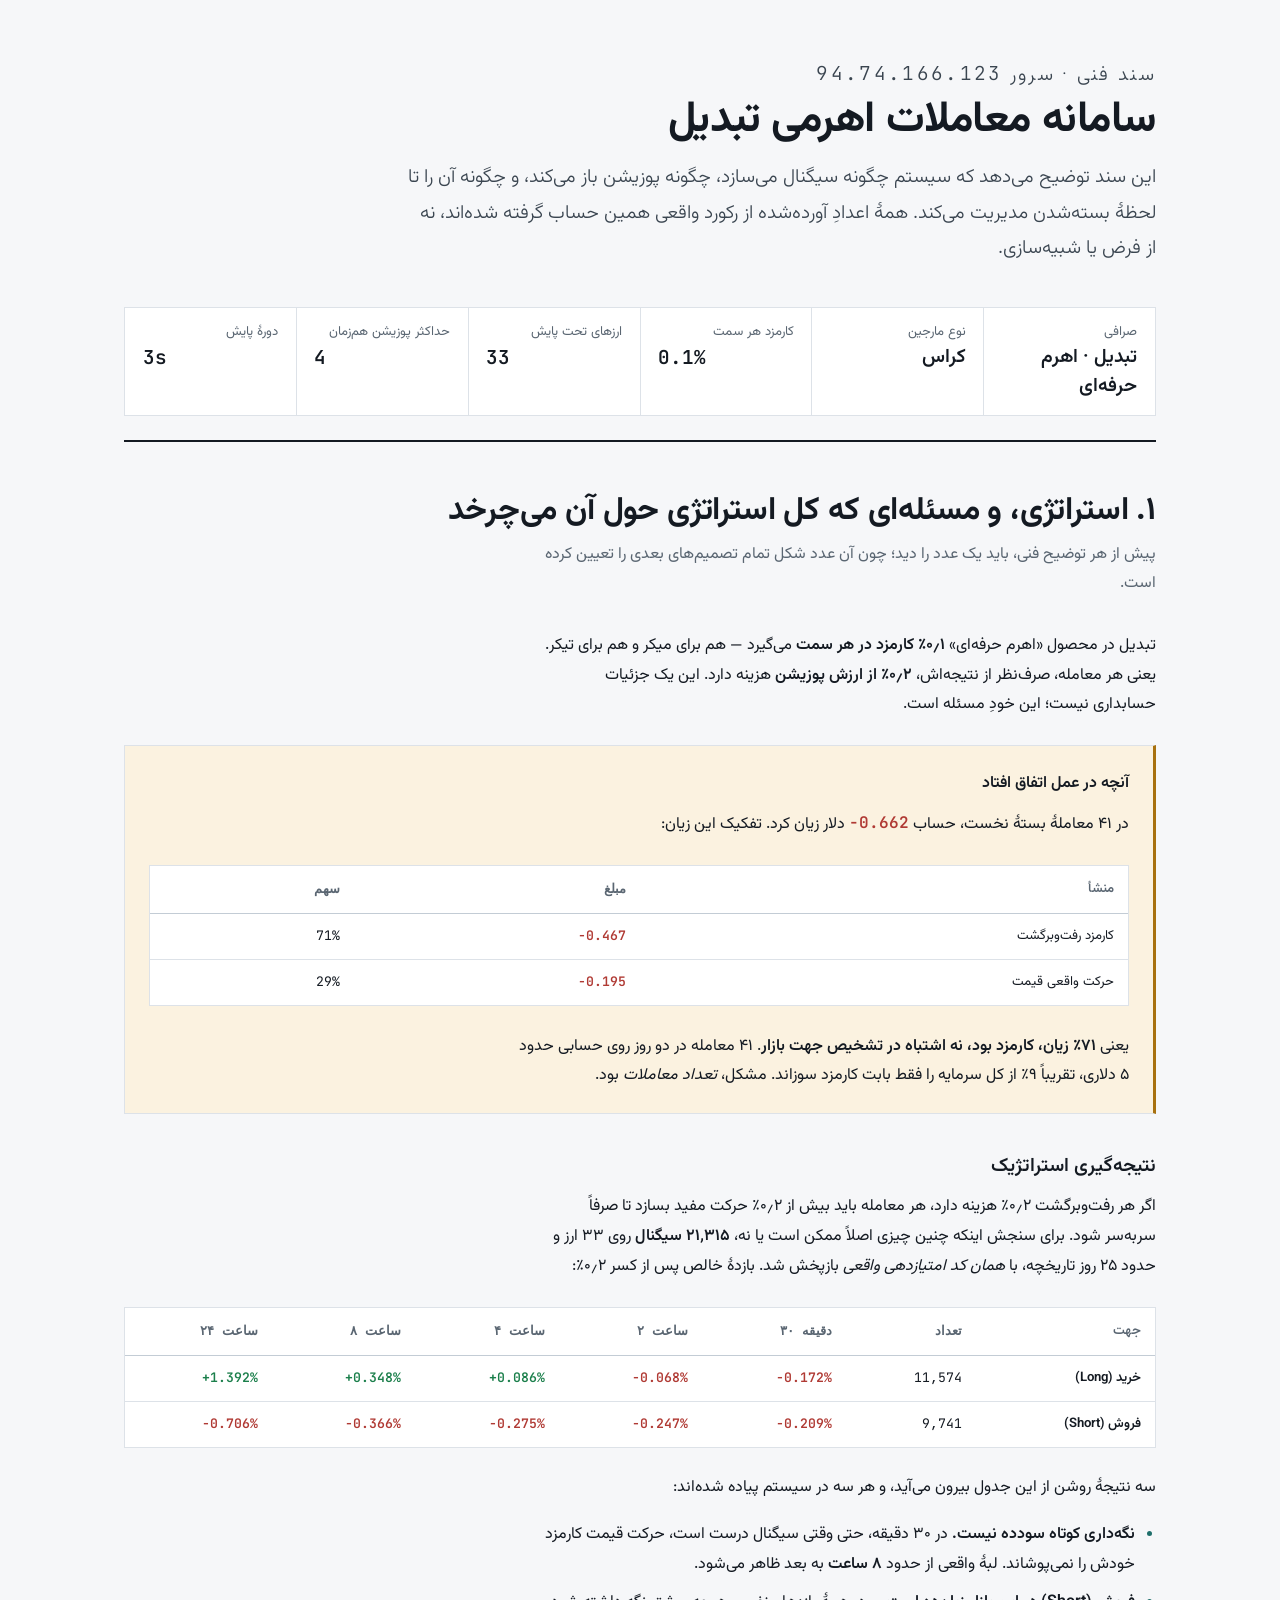
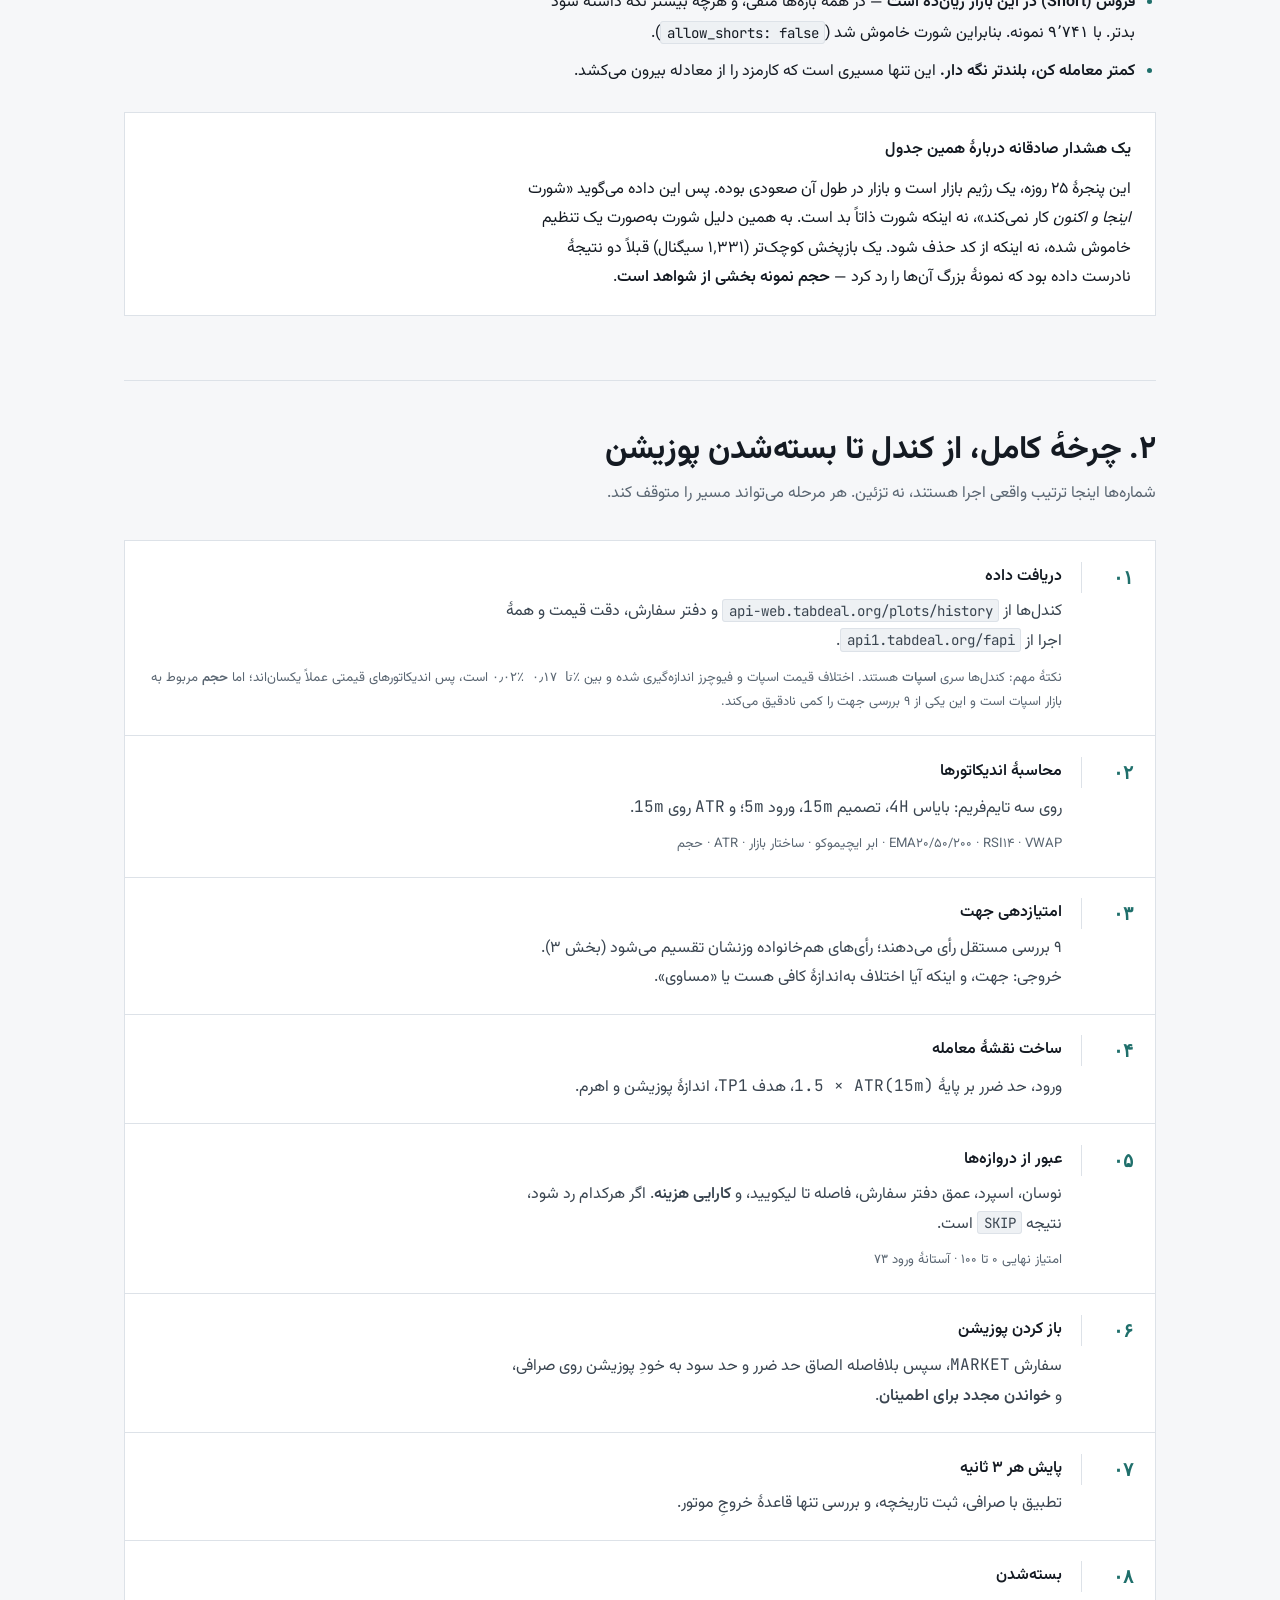
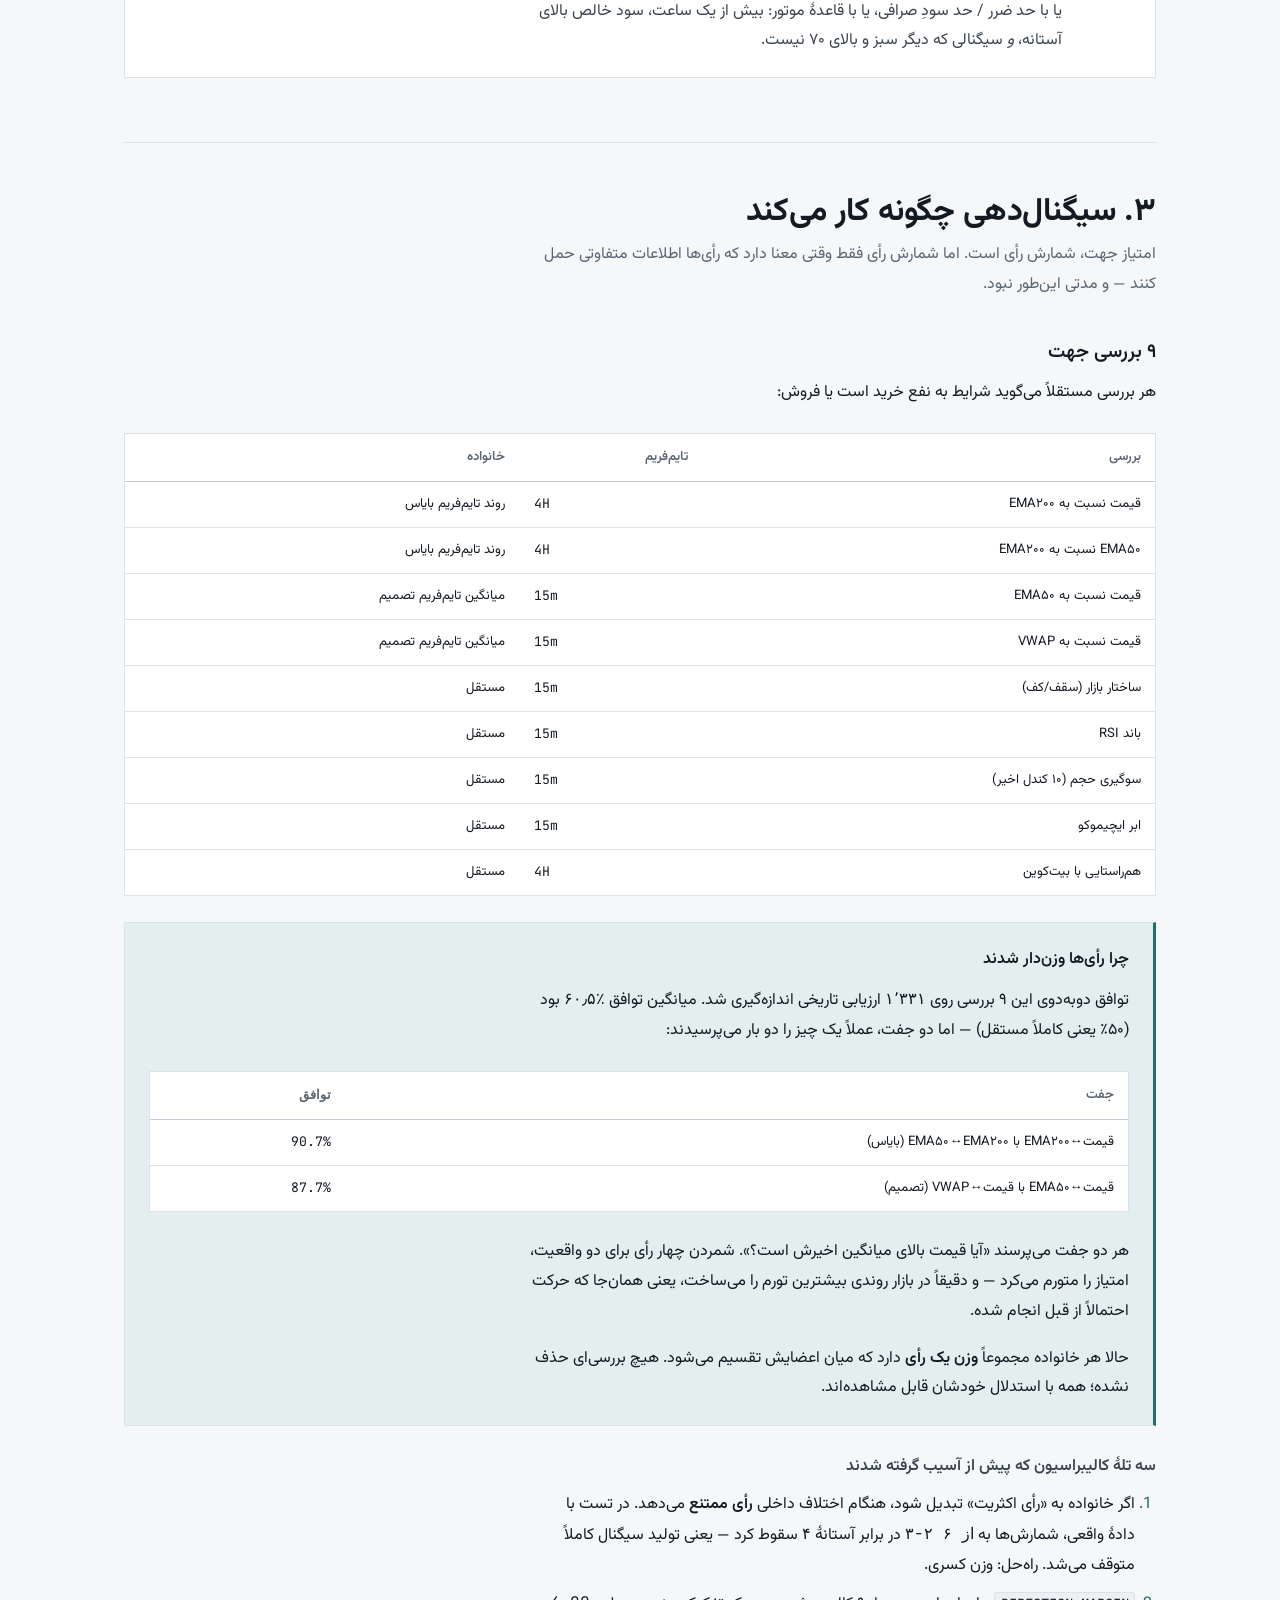
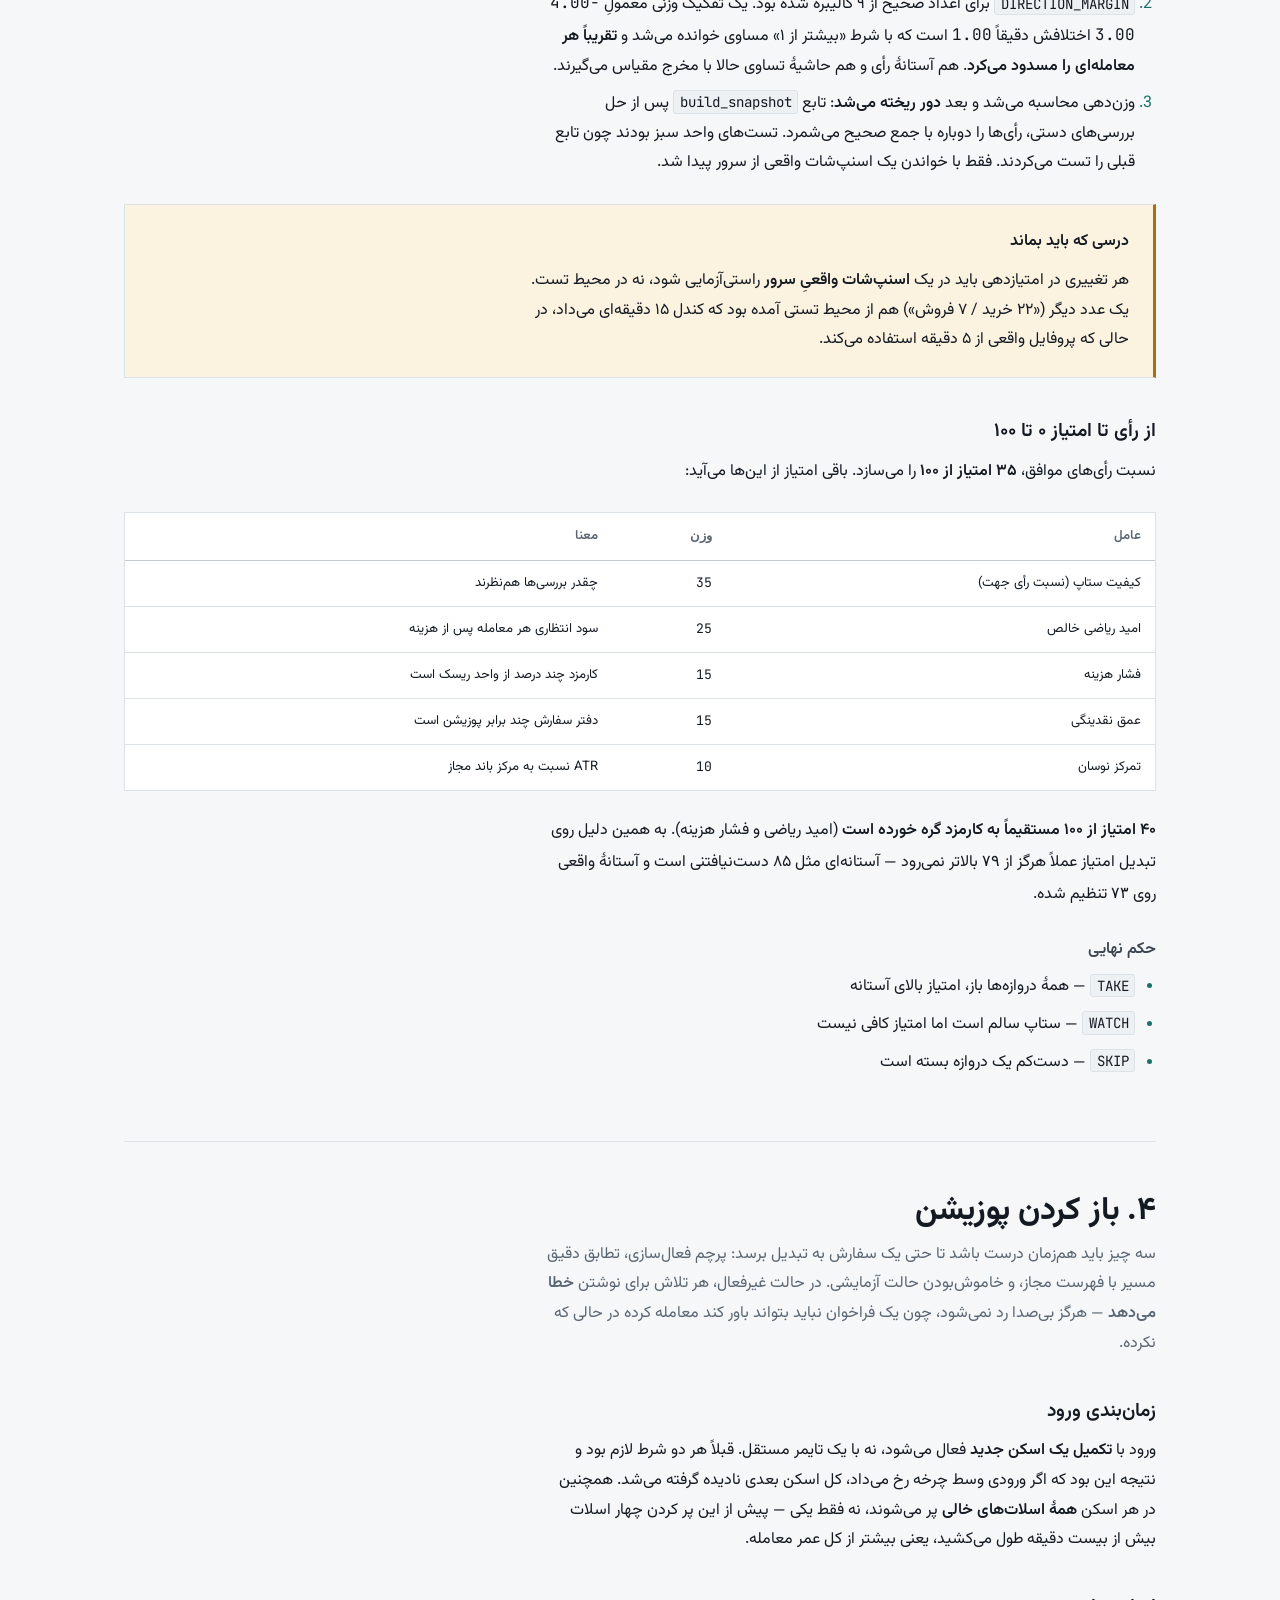
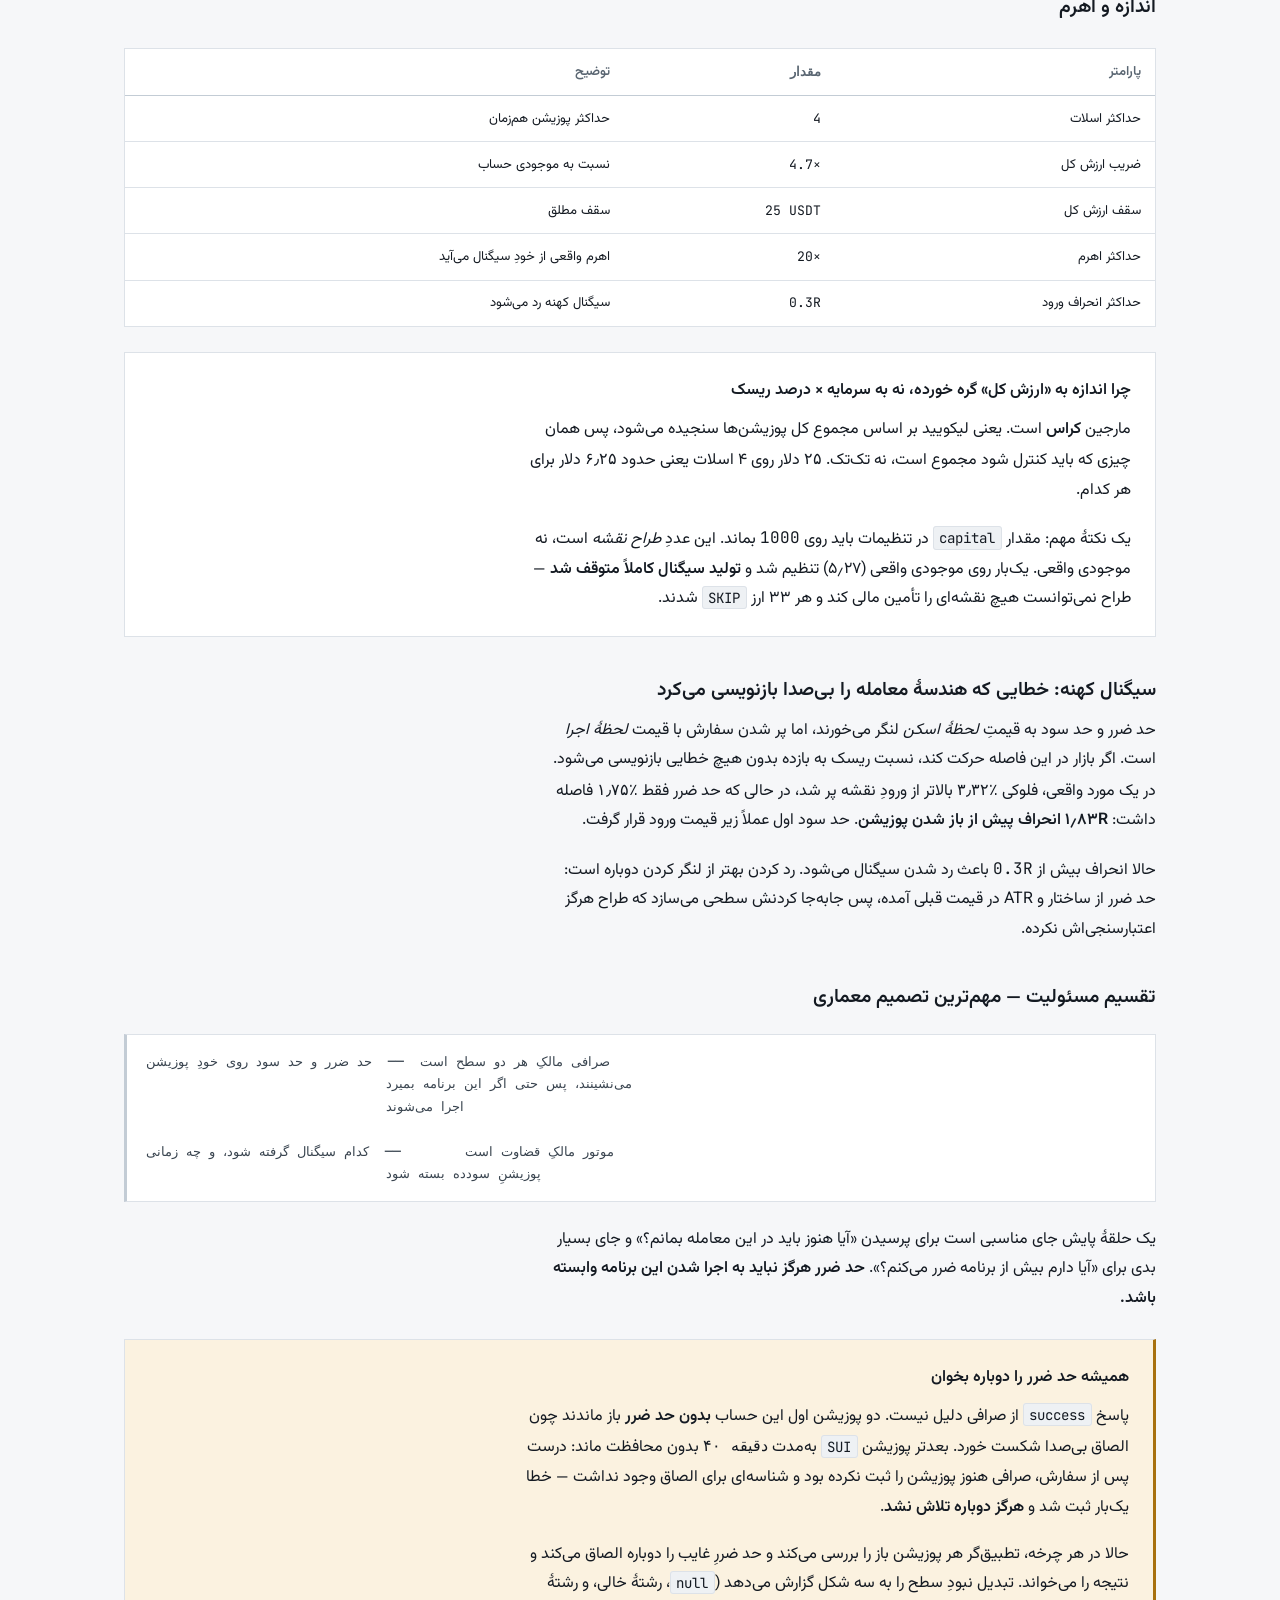
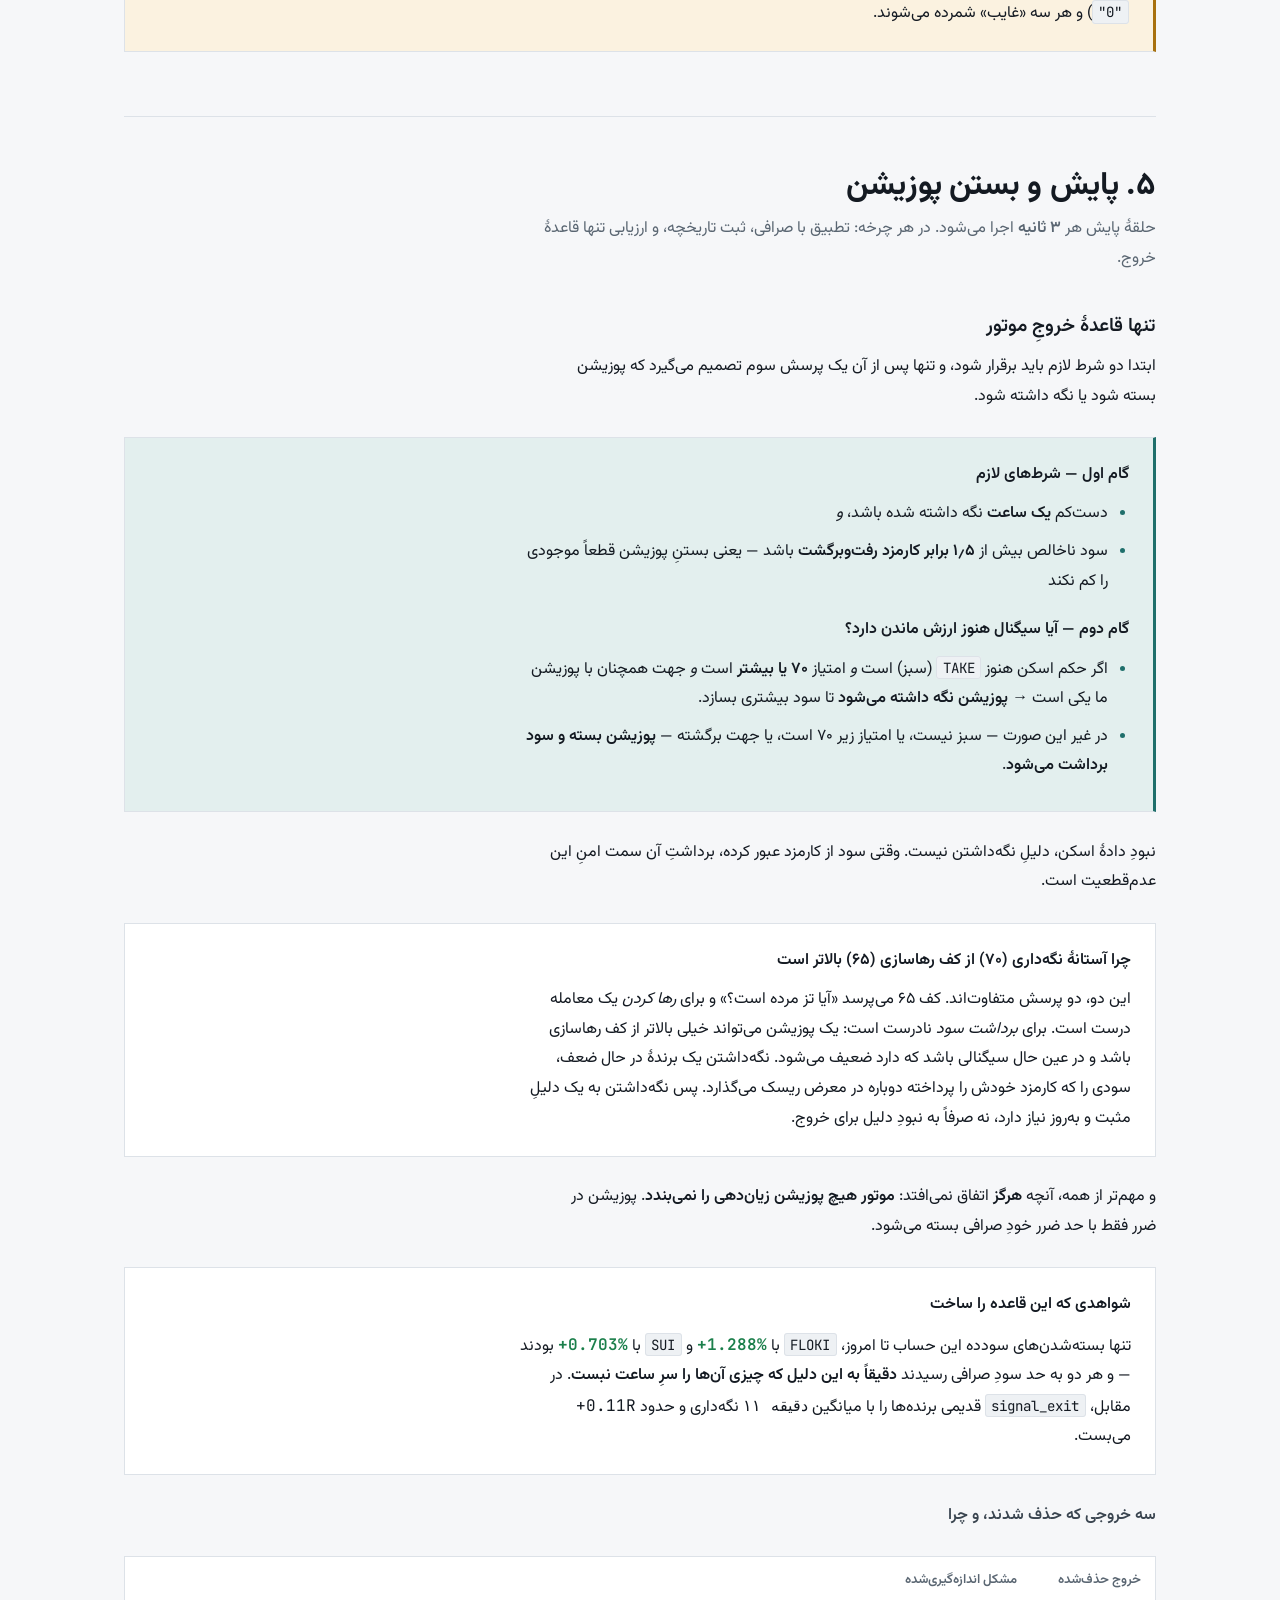
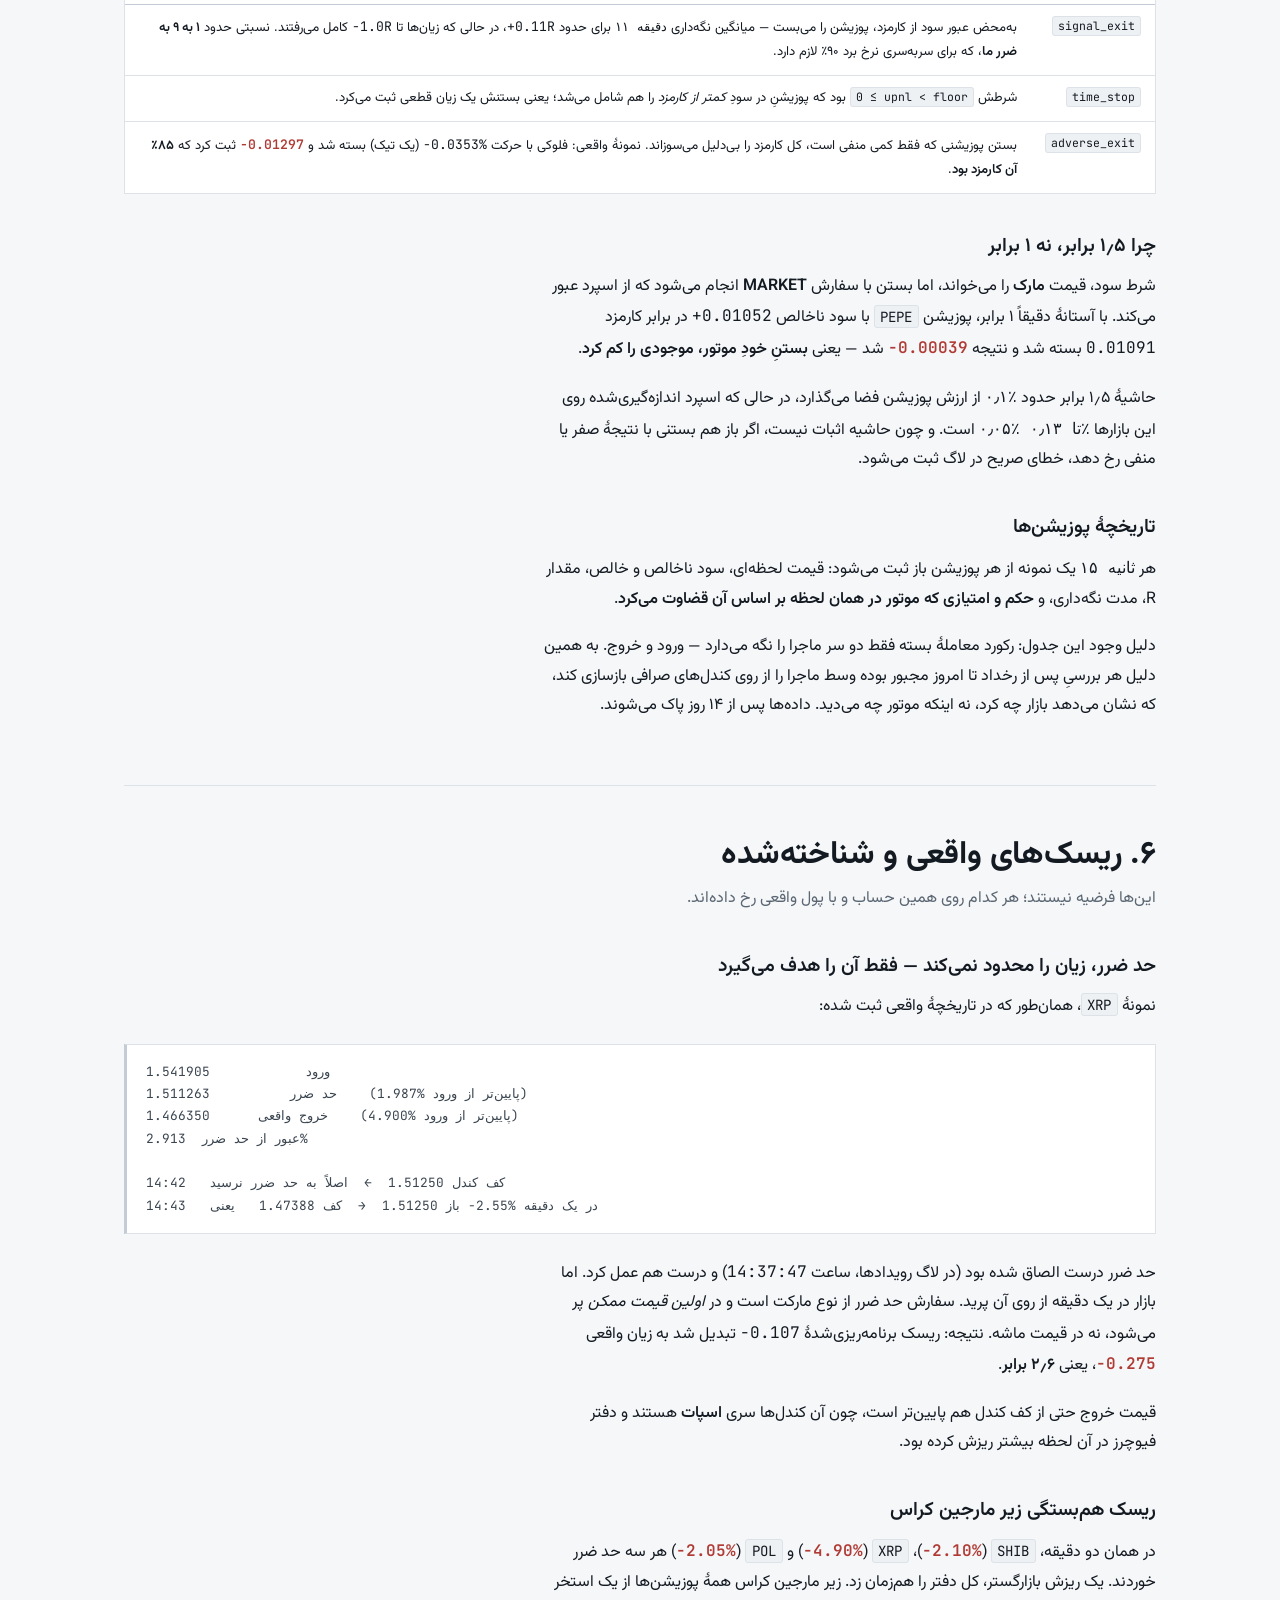
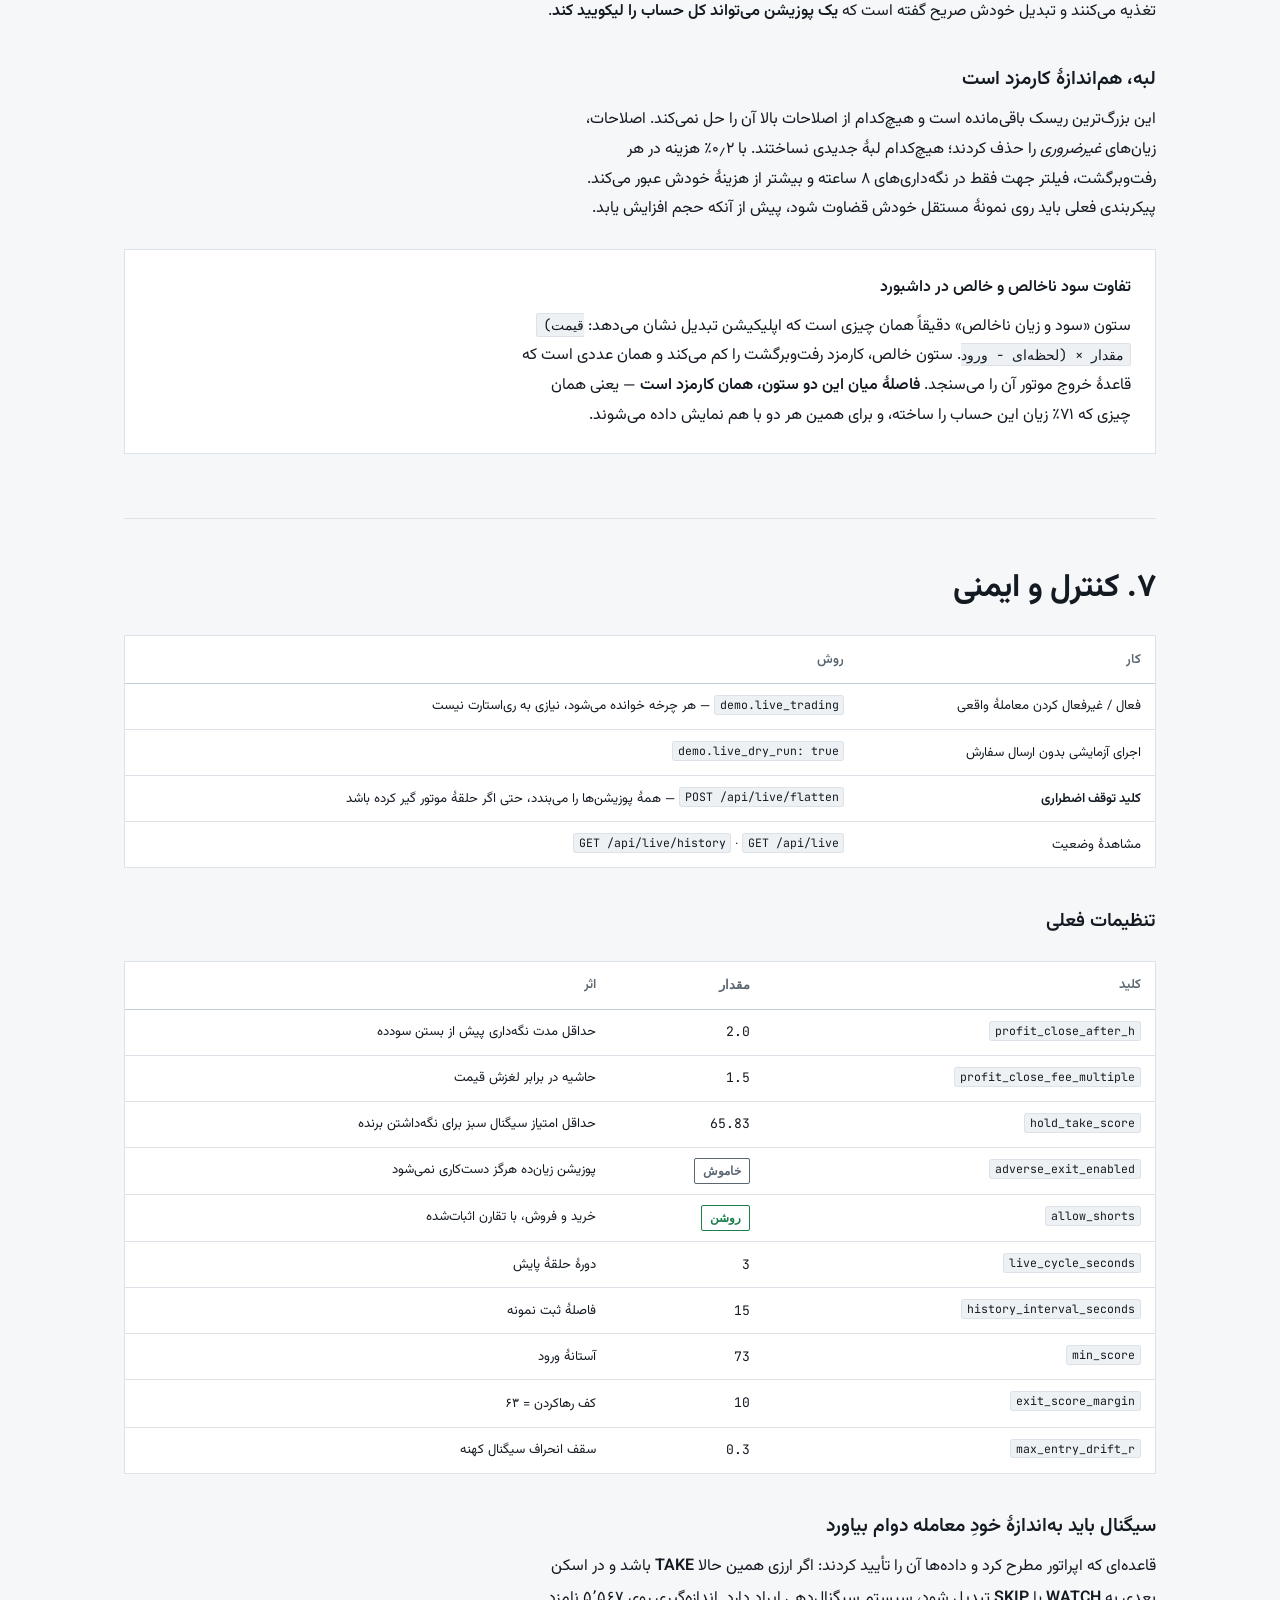
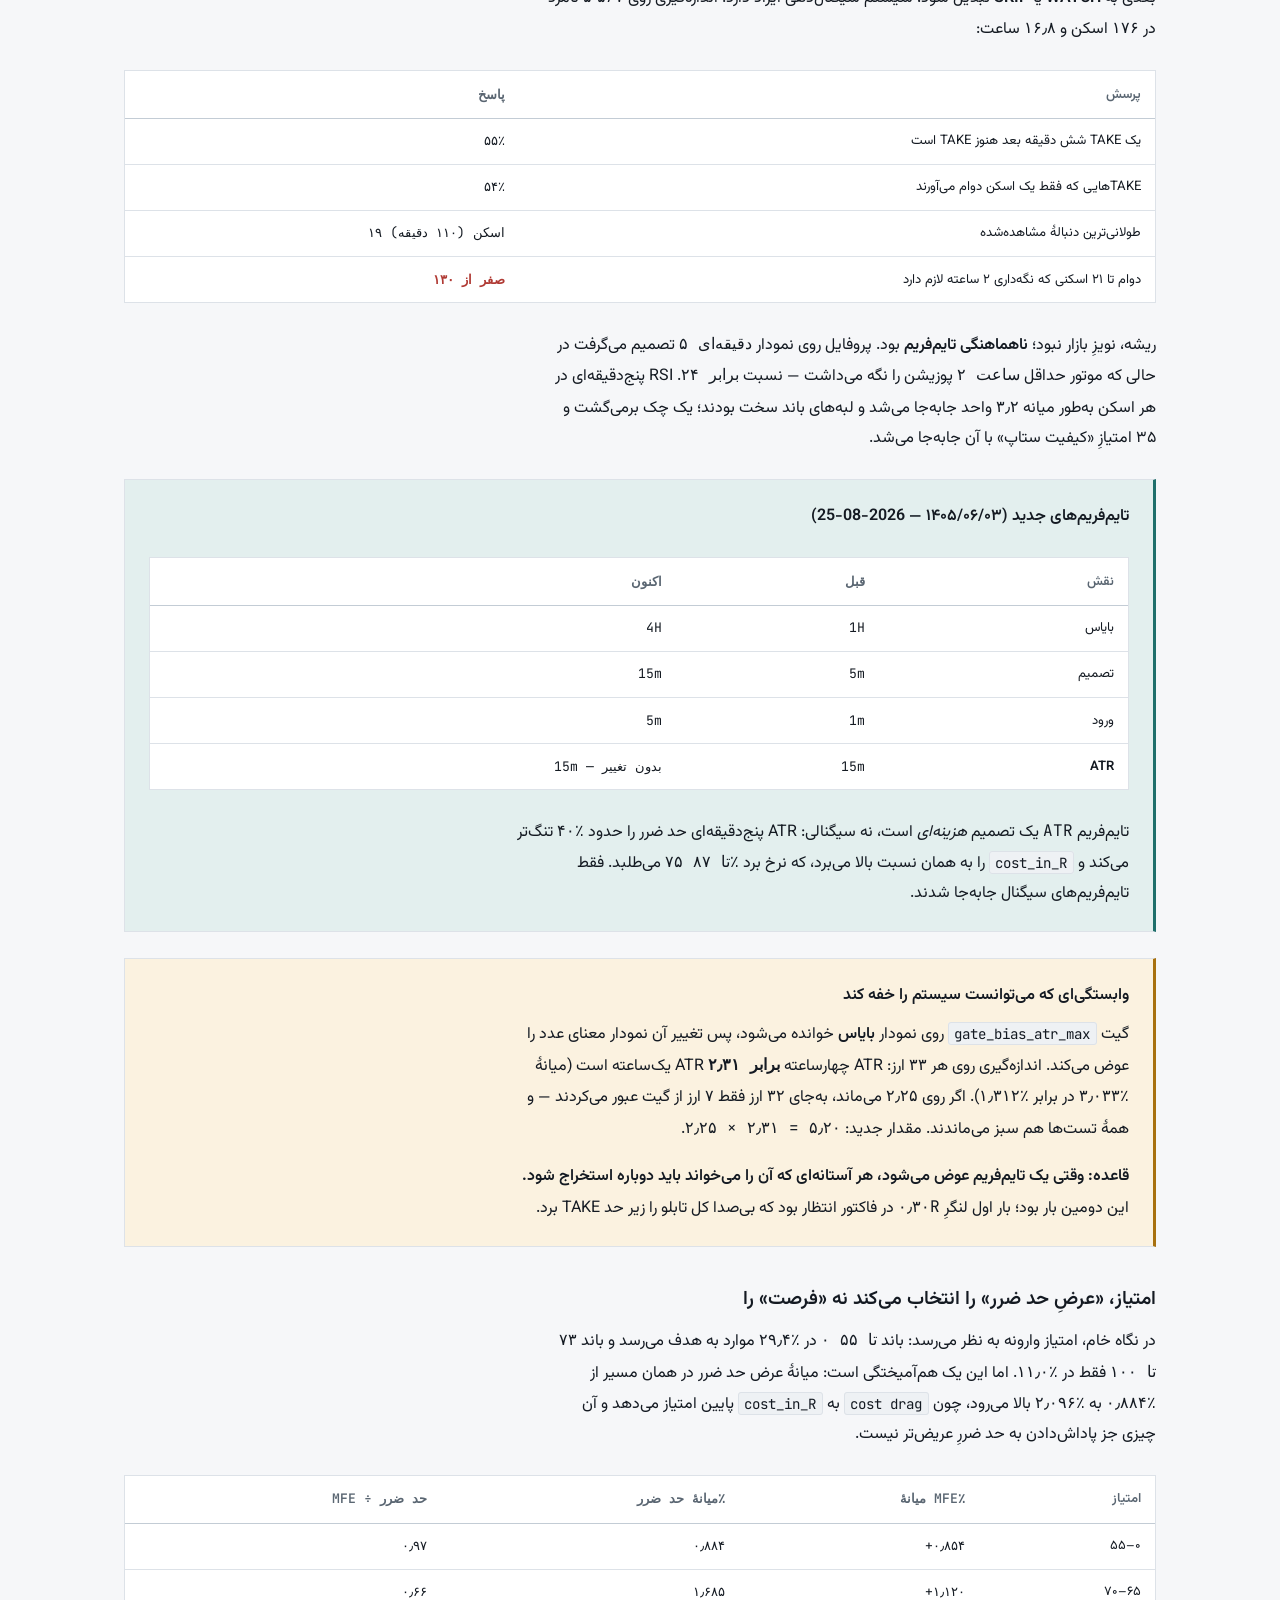
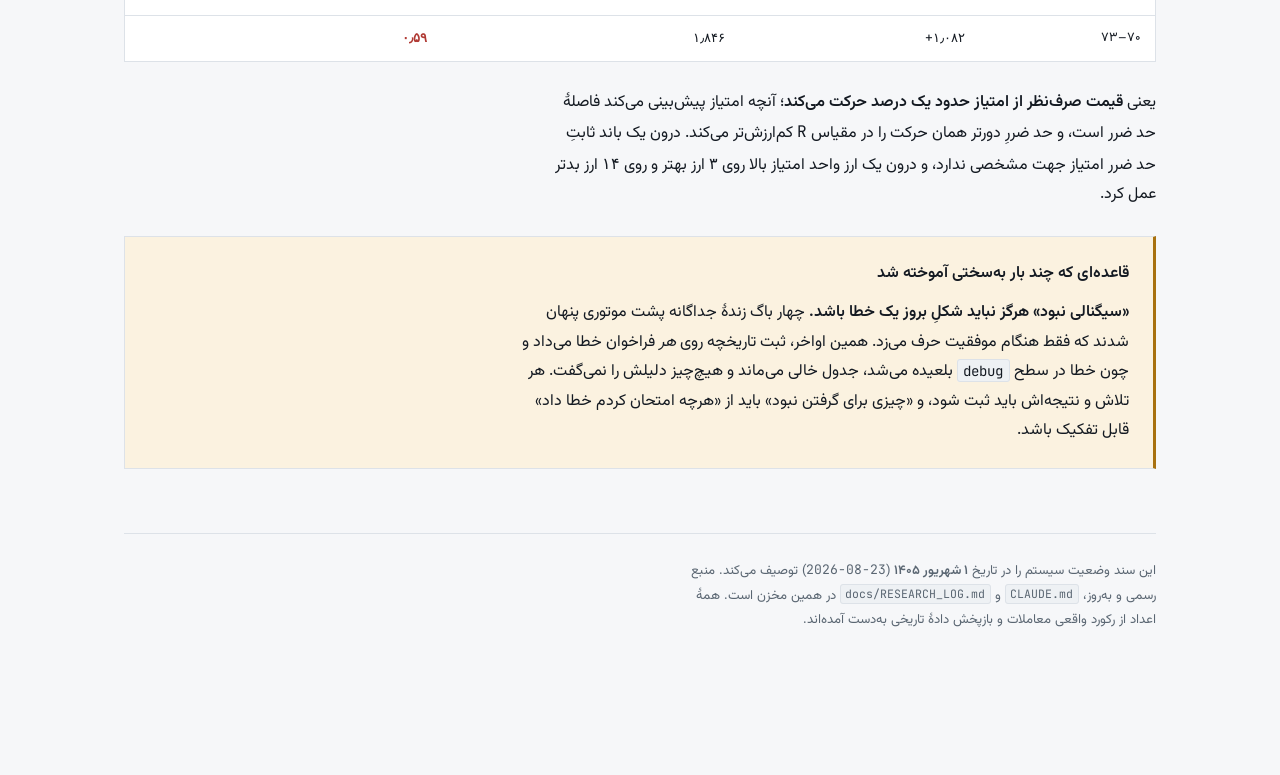
<file: docs/system-guide-fa.html>
<!doctype html>
<html lang="fa" dir="rtl">
<head>
<meta charset="utf-8">
<meta name="viewport" content="width=device-width, initial-scale=1">
<meta name="color-scheme" content="light dark">
<title>سامانه معاملات تبدیل</title>
<link rel="preconnect" href="https://fonts.googleapis.com">
<link rel="preconnect" href="https://fonts.gstatic.com" crossorigin>
<link rel="stylesheet" href="https://fonts.googleapis.com/css2?family=Vazirmatn:wght@300;400;500;600;700&family=JetBrains+Mono:wght@400;500;600&display=swap">
<style>
:root {
  --ground:      #f6f7f9;
  --surface:     #ffffff;
  --surface-2:   #eef1f4;
  --ink:         #141a22;
  --ink-soft:    #3a4550;
  --muted:       #5a6672;
  --line:        #dde2e8;
  --line-strong: #c3ccd5;
  --accent:      #1f6f6b;
  --accent-soft: #e3efee;
  --gain:        #1b7f4b;
  --loss:        #b03a34;
  --warn:        #a8710f;
  --warn-soft:   #fbf2e0;

  --step--1: 0.82rem;
  --step-0:  1rem;
  --step-1:  1.2rem;
  --step-2:  1.5rem;
  --step-3:  2rem;
  --step-4:  2.7rem;

  --measure: 68ch;
}

@media (prefers-color-scheme: dark) {
  :root:not([data-theme="light"]) {
    --ground:      #10151b;
    --surface:     #171e26;
    --surface-2:   #1e2731;
    --ink:         #e6eaef;
    --ink-soft:    #c3ccd5;
    --muted:       #93a0ad;
    --line:        #2a343f;
    --line-strong: #3b4855;
    --accent:      #4fb3ac;
    --accent-soft: #17302f;
    --gain:        #4cc487;
    --loss:        #e0776f;
    --warn:        #d9a441;
    --warn-soft:   #2b2412;
  }
}

:root[data-theme="dark"] {
  --ground:      #10151b;
  --surface:     #171e26;
  --surface-2:   #1e2731;
  --ink:         #e6eaef;
  --ink-soft:    #c3ccd5;
  --muted:       #93a0ad;
  --line:        #2a343f;
  --line-strong: #3b4855;
  --accent:      #4fb3ac;
  --accent-soft: #17302f;
  --gain:        #4cc487;
  --loss:        #e0776f;
  --warn:        #d9a441;
  --warn-soft:   #2b2412;
}

* { box-sizing: border-box; }

html { -webkit-text-size-adjust: 100%; }

body {
  margin: 0;
  background: var(--ground);
  color: var(--ink);
  font-family: Vazirmatn, "Segoe UI", Tahoma, sans-serif;
  font-size: var(--step-0);
  font-weight: 400;
  line-height: 1.85;
}

.num, code, kbd, .mono, td.n, th.n {
  font-family: "JetBrains Mono", ui-monospace, SFMono-Regular, Menlo, monospace;
  font-variant-numeric: tabular-nums;
  direction: ltr;
  unicode-bidi: isolate;
}

.wrap {
  max-inline-size: 1080px;
  margin-inline: auto;
  padding: 0 1.5rem 6rem;
}

/* ---------------------------------------------------------------- masthead */

.masthead {
  border-block-end: 2px solid var(--ink);
  padding-block: 3.5rem 1.5rem;
  margin-block-end: 3rem;
}

.masthead__eyebrow {
  font-size: var(--step--1);
  letter-spacing: .12em;
  color: var(--accent);
  font-weight: 600;
  margin: 0 0 .9rem;
}

.masthead h1 {
  font-size: var(--step-4);
  font-weight: 700;
  line-height: 1.25;
  letter-spacing: -.01em;
  margin: 0 0 .8rem;
  text-wrap: balance;
}

.masthead p {
  max-inline-size: var(--measure);
  color: var(--ink-soft);
  margin: 0;
  font-size: var(--step-1);
  font-weight: 300;
}

.facts {
  display: grid;
  grid-template-columns: repeat(auto-fit, minmax(150px, 1fr));
  gap: 1px;
  background: var(--line);
  border: 1px solid var(--line);
  margin-block-start: 2.5rem;
}

.fact { background: var(--surface); padding: .9rem 1.1rem; }
.fact__k {
  display: block;
  font-size: var(--step--1);
  color: var(--muted);
  line-height: 1.6;
}
.fact__v {
  display: block;
  font-size: var(--step-1);
  font-weight: 600;
  line-height: 1.5;
}

/* ----------------------------------------------------------------- prose */

section { margin-block-end: 4rem; }

h2 {
  font-size: var(--step-3);
  font-weight: 700;
  line-height: 1.35;
  margin: 0 0 .4rem;
  letter-spacing: -.005em;
  text-wrap: balance;
}

h2 + .lede {
  color: var(--muted);
  max-inline-size: var(--measure);
  margin: 0 0 2rem;
}

h3 {
  font-size: var(--step-1);
  font-weight: 600;
  margin: 2.4rem 0 .7rem;
  line-height: 1.5;
}

h4 {
  font-size: var(--step-0);
  font-weight: 600;
  margin: 1.6rem 0 .5rem;
  color: var(--ink-soft);
}

p, ul, ol { max-inline-size: var(--measure); }
p { margin: 0 0 1.1rem; }

ul, ol { padding-inline-start: 1.3rem; margin: 0 0 1.2rem; }
li { margin-block-end: .5rem; }
li::marker { color: var(--accent); }

strong { font-weight: 600; }

code {
  font-size: .88em;
  background: var(--surface-2);
  padding: .12em .4em;
  border-radius: 3px;
  border: 1px solid var(--line);
}

.rule {
  border: 0;
  border-block-start: 1px solid var(--line);
  margin-block: 3rem;
}

/* ----------------------------------------------------------------- panels */

.panel {
  background: var(--surface);
  border: 1px solid var(--line);
  padding: 1.4rem 1.5rem;
  margin-block: 1.6rem;
}

.panel > :last-child { margin-block-end: 0; }

.panel--accent {
  border-inline-start: 3px solid var(--accent);
  background: var(--accent-soft);
}
.panel--warn {
  border-inline-start: 3px solid var(--warn);
  background: var(--warn-soft);
}

.panel__title {
  font-weight: 600;
  margin: 0 0 .6rem;
  font-size: var(--step-0);
}

/* --------------------------------------------------------------- pipeline */

.pipe {
  display: grid;
  gap: 1px;
  background: var(--line);
  border: 1px solid var(--line);
  margin-block: 2rem;
}

.stage {
  background: var(--surface);
  display: grid;
  grid-template-columns: 3.2rem 1fr;
  gap: 1.2rem;
  padding: 1.3rem 1.4rem;
  align-items: start;
}

.stage__n {
  font-family: "JetBrains Mono", monospace;
  font-size: var(--step-1);
  font-weight: 600;
  color: var(--accent);
  border-inline-end: 1px solid var(--line);
  padding-inline-end: 1rem;
  line-height: 1.6;
}

.stage__b h4 { margin: 0 0 .35rem; color: var(--ink); font-size: var(--step-0); }
.stage__b p { margin: 0; color: var(--ink-soft); max-inline-size: 62ch; }
.stage__b .meta {
  display: block;
  margin-block-start: .5rem;
  font-size: var(--step--1);
  color: var(--muted);
}

/* ---------------------------------------------------------------- tables */

.tablewrap {
  overflow-x: auto;
  border: 1px solid var(--line);
  background: var(--surface);
  margin-block: 1.6rem;
}

table {
  inline-size: 100%;
  border-collapse: collapse;
  font-size: var(--step--1);
  min-inline-size: 480px;
}

thead th {
  text-align: start;
  font-weight: 600;
  color: var(--muted);
  padding: .7rem .9rem;
  border-block-end: 1px solid var(--line-strong);
  white-space: nowrap;
  font-size: var(--step--1);
}

td {
  padding: .65rem .9rem;
  border-block-end: 1px solid var(--line);
  vertical-align: top;
}

tbody tr:last-child td { border-block-end: 0; }

td.n, th.n { text-align: end; white-space: nowrap; }

.gain { color: var(--gain); font-weight: 600; }
.loss { color: var(--loss); font-weight: 600; }

.tag {
  display: inline-block;
  font-size: .72rem;
  font-weight: 600;
  padding: .12rem .5rem;
  border: 1px solid currentColor;
  border-radius: 2px;
  line-height: 1.7;
  white-space: nowrap;
}
.tag--on  { color: var(--gain); }
.tag--off { color: var(--muted); }

/* --------------------------------------------------------------- listing */

.pre {
  background: var(--surface);
  border: 1px solid var(--line);
  border-inline-start: 3px solid var(--line-strong);
  padding: 1rem 1.2rem;
  overflow-x: auto;
  font-family: "JetBrains Mono", monospace;
  font-size: .8rem;
  line-height: 1.75;
  direction: ltr;
  text-align: left;
  margin-block: 1.4rem;
  white-space: pre;
  color: var(--ink-soft);
}

footer {
  border-block-start: 1px solid var(--line);
  padding-block-start: 1.5rem;
  color: var(--muted);
  font-size: var(--step--1);
}

@media (max-width: 640px) {
  :root { --step-4: 2rem; --step-3: 1.5rem; }
  .stage { grid-template-columns: 1fr; gap: .5rem; }
  .stage__n { border-inline-end: 0; padding-inline-end: 0; }
}

@media (prefers-reduced-motion: reduce) {
  * { animation: none !important; transition: none !important; }
}
</style>
</head>
<body>
<div class="wrap">

<header class="masthead">
  <p class="masthead__eyebrow">سند فنی · سرور <span class="num">94.74.166.123</span></p>
  <h1>سامانه معاملات اهرمی تبدیل</h1>
  <p>
    این سند توضیح می‌دهد که سیستم چگونه سیگنال می‌سازد، چگونه پوزیشن باز می‌کند، و
    چگونه آن را تا لحظهٔ بسته‌شدن مدیریت می‌کند. همهٔ اعدادِ آورده‌شده از رکورد
    واقعی همین حساب گرفته شده‌اند، نه از فرض یا شبیه‌سازی.
  </p>

  <div class="facts">
    <div class="fact"><span class="fact__k">صرافی</span><span class="fact__v">تبدیل · اهرم حرفه‌ای</span></div>
    <div class="fact"><span class="fact__k">نوع مارجین</span><span class="fact__v">کراس</span></div>
    <div class="fact"><span class="fact__k">کارمزد هر سمت</span><span class="fact__v num">0.1%</span></div>
    <div class="fact"><span class="fact__k">ارزهای تحت پایش</span><span class="fact__v num">33</span></div>
    <div class="fact"><span class="fact__k">حداکثر پوزیشن هم‌زمان</span><span class="fact__v num">4</span></div>
    <div class="fact"><span class="fact__k">دورهٔ پایش</span><span class="fact__v num">3s</span></div>
  </div>
</header>

<!-- ============================================================ STRATEGY -->
<section>
  <h2>۱. استراتژی، و مسئله‌ای که کل استراتژی حول آن می‌چرخد</h2>
  <p class="lede">
    پیش از هر توضیح فنی، باید یک عدد را دید؛ چون آن عدد شکل تمام تصمیم‌های
    بعدی را تعیین کرده است.
  </p>

  <p>
    تبدیل در محصول «اهرم حرفه‌ای» <strong>۰٫۱٪ کارمزد در هر سمت</strong> می‌گیرد —
    هم برای میکر و هم برای تیکر. یعنی هر معامله، صرف‌نظر از نتیجه‌اش،
    <strong>۰٫۲٪ از ارزش پوزیشن</strong> هزینه دارد. این یک جزئیات حسابداری نیست؛
    این خودِ مسئله است.
  </p>

  <div class="panel panel--warn">
    <p class="panel__title">آنچه در عمل اتفاق افتاد</p>
    <p>
      در ۴۱ معاملهٔ بستهٔ نخست، حساب <span class="num loss">−0.662</span> دلار
      زیان کرد. تفکیک این زیان:
    </p>
    <div class="tablewrap">
      <table>
        <thead><tr><th>منشأ</th><th class="n">مبلغ</th><th class="n">سهم</th></tr></thead>
        <tbody>
          <tr><td>کارمزد رفت‌وبرگشت</td><td class="n loss num">−0.467</td><td class="n num">71%</td></tr>
          <tr><td>حرکت واقعی قیمت</td><td class="n loss num">−0.195</td><td class="n num">29%</td></tr>
        </tbody>
      </table>
    </div>
    <p>
      یعنی <strong>۷۱٪ زیان، کارمزد بود، نه اشتباه در تشخیص جهت بازار</strong>.
      ۴۱ معامله در دو روز روی حسابی حدود ۵ دلاری، تقریباً ۹٪ از کل سرمایه را
      فقط بابت کارمزد سوزاند. مشکل، <em>تعداد معاملات</em> بود.
    </p>
  </div>

  <h3>نتیجه‌گیری استراتژیک</h3>
  <p>
    اگر هر رفت‌وبرگشت ۰٫۲٪ هزینه دارد، هر معامله باید بیش از ۰٫۲٪ حرکت مفید
    بسازد تا صرفاً سربه‌سر شود. برای سنجش اینکه چنین چیزی اصلاً ممکن است یا نه،
    <strong>۲۱٬۳۱۵ سیگنال</strong> روی ۳۳ ارز و حدود ۲۵ روز تاریخچه، با
    <em>همان کد امتیازدهی واقعی</em> بازپخش شد. بازدهٔ خالص پس از کسر ۰٫۲٪:
  </p>

  <div class="tablewrap">
    <table>
      <thead>
        <tr>
          <th>جهت</th><th class="n">تعداد</th>
          <th class="n">۳۰ دقیقه</th><th class="n">۲ ساعت</th>
          <th class="n">۴ ساعت</th><th class="n">۸ ساعت</th><th class="n">۲۴ ساعت</th>
        </tr>
      </thead>
      <tbody>
        <tr>
          <td><strong>خرید (Long)</strong></td><td class="n num">11,574</td>
          <td class="n loss num">−0.172%</td><td class="n loss num">−0.068%</td>
          <td class="n gain num">+0.086%</td><td class="n gain num">+0.348%</td>
          <td class="n gain num">+1.392%</td>
        </tr>
        <tr>
          <td><strong>فروش (Short)</strong></td><td class="n num">9,741</td>
          <td class="n loss num">−0.209%</td><td class="n loss num">−0.247%</td>
          <td class="n loss num">−0.275%</td><td class="n loss num">−0.366%</td>
          <td class="n loss num">−0.706%</td>
        </tr>
      </tbody>
    </table>
  </div>

  <p>سه نتیجهٔ روشن از این جدول بیرون می‌آید، و هر سه در سیستم پیاده شده‌اند:</p>
  <ul>
    <li>
      <strong>نگه‌داری کوتاه سودده نیست.</strong> در ۳۰ دقیقه، حتی وقتی سیگنال
      درست است، حرکت قیمت کارمزد خودش را نمی‌پوشاند. لبهٔ واقعی از حدود
      <strong>۸ ساعت</strong> به بعد ظاهر می‌شود.
    </li>
    <li>
      <strong>فروش (Short) در این بازار زیان‌ده است</strong> — در همهٔ بازه‌ها منفی،
      و هرچه بیشتر نگه داشته شود بدتر. با <span class="num">۹٬۷۴۱</span> نمونه.
      بنابراین شورت خاموش شد (<code>allow_shorts: false</code>).
    </li>
    <li>
      <strong>کمتر معامله کن، بلندتر نگه دار.</strong> این تنها مسیری است که
      کارمزد را از معادله بیرون می‌کشد.
    </li>
  </ul>

  <div class="panel">
    <p class="panel__title">یک هشدار صادقانه دربارهٔ همین جدول</p>
    <p>
      این پنجرهٔ ۲۵ روزه، یک رژیم بازار است و بازار در طول آن صعودی بوده. پس این
      داده می‌گوید «شورت <em>اینجا و اکنون</em> کار نمی‌کند»، نه اینکه شورت ذاتاً
      بد است. به همین دلیل شورت به‌صورت یک تنظیم خاموش شده، نه اینکه از کد حذف
      شود. یک بازپخش کوچک‌تر (۱٬۳۳۱ سیگنال) قبلاً دو نتیجهٔ نادرست داده بود که
      نمونهٔ بزرگ آن‌ها را رد کرد — <strong>حجم نمونه بخشی از شواهد است</strong>.
    </p>
  </div>
</section>

<hr class="rule">

<!-- ============================================================ PIPELINE -->
<section>
  <h2>۲. چرخهٔ کامل، از کندل تا بسته‌شدن پوزیشن</h2>
  <p class="lede">
    شماره‌ها اینجا ترتیب واقعی اجرا هستند، نه تزئین. هر مرحله می‌تواند مسیر را
    متوقف کند.
  </p>

  <div class="pipe">
    <div class="stage">
      <div class="stage__n">۰۱</div>
      <div class="stage__b">
        <h4>دریافت داده</h4>
        <p>
          کندل‌ها از <code>api-web.tabdeal.org/plots/history</code> و دفتر سفارش،
          دقت قیمت و همهٔ اجرا از <code>api1.tabdeal.org/fapi</code>.
        </p>
        <span class="meta">
          نکتهٔ مهم: کندل‌ها سری <strong>اسپات</strong> هستند. اختلاف قیمت اسپات و
          فیوچرز اندازه‌گیری شده و بین <span class="num">۰٫۰۲٪ تا ۰٫۱۷٪</span> است،
          پس اندیکاتورهای قیمتی عملاً یکسان‌اند؛ اما <strong>حجم</strong> مربوط به
          بازار اسپات است و این یکی از ۹ بررسی جهت را کمی نادقیق می‌کند.
        </span>
      </div>
    </div>

    <div class="stage">
      <div class="stage__n">۰۲</div>
      <div class="stage__b">
        <h4>محاسبهٔ اندیکاتورها</h4>
        <p>
          روی سه تایم‌فریم: بایاس <span class="num">4H</span>، تصمیم
          <span class="num">15m</span>، ورود <span class="num">5m</span>؛ و
          <span class="num">ATR</span> روی <span class="num">15m</span>.
        </p>
        <span class="meta">EMA۲۰/۵۰/۲۰۰ · RSI۱۴ · VWAP · ابر ایچیموکو · ساختار بازار · ATR · حجم</span>
      </div>
    </div>

    <div class="stage">
      <div class="stage__n">۰۳</div>
      <div class="stage__b">
        <h4>امتیازدهی جهت</h4>
        <p>
          ۹ بررسی مستقل رأی می‌دهند؛ رأی‌های هم‌خانواده وزنشان تقسیم می‌شود
          (بخش ۳). خروجی: جهت، و اینکه آیا اختلاف به‌اندازهٔ کافی هست یا «مساوی».
        </p>
      </div>
    </div>

    <div class="stage">
      <div class="stage__n">۰۴</div>
      <div class="stage__b">
        <h4>ساخت نقشهٔ معامله</h4>
        <p>
          ورود، حد ضرر بر پایهٔ <span class="num">1.5 × ATR(15m)</span>، هدف
          <span class="num">TP1</span>، اندازهٔ پوزیشن و اهرم.
        </p>
      </div>
    </div>

    <div class="stage">
      <div class="stage__n">۰۵</div>
      <div class="stage__b">
        <h4>عبور از دروازه‌ها</h4>
        <p>
          نوسان، اسپرد، عمق دفتر سفارش، فاصله تا لیکویید، و
          <strong>کارایی هزینه</strong>. اگر هرکدام رد شود، نتیجه
          <code>SKIP</code> است.
        </p>
        <span class="meta">امتیاز نهایی ۰ تا ۱۰۰ · آستانهٔ ورود <span class="num">۷۳</span></span>
      </div>
    </div>

    <div class="stage">
      <div class="stage__n">۰۶</div>
      <div class="stage__b">
        <h4>باز کردن پوزیشن</h4>
        <p>
          سفارش <span class="num">MARKET</span>، سپس بلافاصله الصاق حد ضرر و حد سود
          به خودِ پوزیشن روی صرافی، و <strong>خواندن مجدد برای اطمینان</strong>.
        </p>
      </div>
    </div>

    <div class="stage">
      <div class="stage__n">۰۷</div>
      <div class="stage__b">
        <h4>پایش هر ۳ ثانیه</h4>
        <p>
          تطبیق با صرافی، ثبت تاریخچه، و بررسی تنها قاعدهٔ خروجِ موتور.
        </p>
      </div>
    </div>

    <div class="stage">
      <div class="stage__n">۰۸</div>
      <div class="stage__b">
        <h4>بسته‌شدن</h4>
        <p>
          یا با حد ضرر / حد سودِ صرافی، یا با قاعدهٔ موتور: بیش از یک ساعت،
          سود خالص بالای آستانه، <em>و</em> سیگنالی که دیگر سبز و بالای ۷۰ نیست.
        </p>
      </div>
    </div>
  </div>
</section>

<hr class="rule">

<!-- ============================================================ SIGNALS -->
<section>
  <h2>۳. سیگنال‌دهی چگونه کار می‌کند</h2>
  <p class="lede">
    امتیاز جهت، شمارش رأی است. اما شمارش رأی فقط وقتی معنا دارد که رأی‌ها
    اطلاعات متفاوتی حمل کنند — و مدتی این‌طور نبود.
  </p>

  <h3>۹ بررسی جهت</h3>
  <p>هر بررسی مستقلاً می‌گوید شرایط به نفع خرید است یا فروش:</p>

  <div class="tablewrap">
    <table>
      <thead><tr><th>بررسی</th><th>تایم‌فریم</th><th>خانواده</th></tr></thead>
      <tbody>
        <tr><td>قیمت نسبت به EMA۲۰۰</td><td class="num">4H</td><td>روند تایم‌فریم بایاس</td></tr>
        <tr><td>EMA۵۰ نسبت به EMA۲۰۰</td><td class="num">4H</td><td>روند تایم‌فریم بایاس</td></tr>
        <tr><td>قیمت نسبت به EMA۵۰</td><td class="num">15m</td><td>میانگین تایم‌فریم تصمیم</td></tr>
        <tr><td>قیمت نسبت به VWAP</td><td class="num">15m</td><td>میانگین تایم‌فریم تصمیم</td></tr>
        <tr><td>ساختار بازار (سقف/کف)</td><td class="num">15m</td><td>مستقل</td></tr>
        <tr><td>باند RSI</td><td class="num">15m</td><td>مستقل</td></tr>
        <tr><td>سوگیری حجم (۱۰ کندل اخیر)</td><td class="num">15m</td><td>مستقل</td></tr>
        <tr><td>ابر ایچیموکو</td><td class="num">15m</td><td>مستقل</td></tr>
        <tr><td>هم‌راستایی با بیت‌کوین</td><td class="num">4H</td><td>مستقل</td></tr>
      </tbody>
    </table>
  </div>

  <div class="panel panel--accent">
    <p class="panel__title">چرا رأی‌ها وزن‌دار شدند</p>
    <p>
      توافق دوبه‌دوی این ۹ بررسی روی <span class="num">۱٬۳۳۱</span> ارزیابی
      تاریخی اندازه‌گیری شد. میانگین توافق <span class="num">۶۰٫۵٪</span> بود
      (۵۰٪ یعنی کاملاً مستقل) — اما دو جفت، عملاً یک چیز را دو بار می‌پرسیدند:
    </p>
    <div class="tablewrap">
      <table>
        <thead><tr><th>جفت</th><th class="n">توافق</th></tr></thead>
        <tbody>
          <tr><td>قیمت↔EMA۲۰۰ با EMA۵۰↔EMA۲۰۰ (بایاس)</td><td class="n num">90.7%</td></tr>
          <tr><td>قیمت↔EMA۵۰ با قیمت↔VWAP (تصمیم)</td><td class="n num">87.7%</td></tr>
        </tbody>
      </table>
    </div>
    <p>
      هر دو جفت می‌پرسند «آیا قیمت بالای میانگین اخیرش است؟». شمردن چهار رأی
      برای دو واقعیت، امتیاز را متورم می‌کرد — و دقیقاً در بازار روندی بیشترین
      تورم را می‌ساخت، یعنی همان‌جا که حرکت احتمالاً از قبل انجام شده.
    </p>
    <p>
      حالا هر خانواده مجموعاً <strong>وزن یک رأی</strong> دارد که میان اعضایش
      تقسیم می‌شود. هیچ بررسی‌ای حذف نشده؛ همه با استدلال خودشان قابل مشاهده‌اند.
    </p>
  </div>

  <h4>سه تلهٔ کالیبراسیون که پیش از آسیب گرفته شدند</h4>
  <ol>
    <li>
      اگر خانواده به «رأی اکثریت» تبدیل شود، هنگام اختلاف داخلی
      <strong>رأی ممتنع</strong> می‌دهد. در تست با دادهٔ واقعی، شمارش‌ها به
      <span class="num">۳-۲ از ۶</span> در برابر آستانهٔ <span class="num">۴</span>
      سقوط کرد — یعنی تولید سیگنال کاملاً متوقف می‌شد. راه‌حل: وزن کسری.
    </li>
    <li>
      <code>DIRECTION_MARGIN</code> برای اعداد صحیح از ۹ کالیبره شده بود. یک
      تفکیک وزنی معمولِ <span class="num">4.00-3.00</span> اختلافش دقیقاً
      <span class="num">1.00</span> است که با شرط «بیشتر از ۱» مساوی خوانده
      می‌شد و <strong>تقریباً هر معامله‌ای را مسدود می‌کرد</strong>. هم آستانهٔ
      رأی و هم حاشیهٔ تساوی حالا با مخرج مقیاس می‌گیرند.
    </li>
    <li>
      وزن‌دهی محاسبه می‌شد و بعد <strong>دور ریخته می‌شد</strong>: تابع
      <code>build_snapshot</code> پس از حل بررسی‌های دستی، رأی‌ها را دوباره با
      جمع صحیح می‌شمرد. تست‌های واحد سبز بودند چون تابع قبلی را تست می‌کردند.
      فقط با خواندن یک اسنپ‌شات واقعی از سرور پیدا شد.
    </li>
  </ol>

  <div class="panel panel--warn">
    <p class="panel__title">درسی که باید بماند</p>
    <p>
      هر تغییری در امتیازدهی باید در یک <strong>اسنپ‌شات واقعیِ سرور</strong>
      راستی‌آزمایی شود، نه در محیط تست. یک عدد دیگر («۲۲ خرید / ۷ فروش») هم
      از محیط تستی آمده بود که کندل ۱۵ دقیقه‌ای می‌داد، در حالی که پروفایل
      واقعی از ۵ دقیقه استفاده می‌کند.
    </p>
  </div>

  <h3>از رأی تا امتیاز ۰ تا ۱۰۰</h3>
  <p>
    نسبت رأی‌های موافق، <strong>۳۵ امتیاز از ۱۰۰</strong> را می‌سازد. باقی امتیاز
    از این‌ها می‌آید:
  </p>
  <div class="tablewrap">
    <table>
      <thead><tr><th>عامل</th><th class="n">وزن</th><th>معنا</th></tr></thead>
      <tbody>
        <tr><td>کیفیت ستاپ (نسبت رأی جهت)</td><td class="n num">35</td><td>چقدر بررسی‌ها هم‌نظرند</td></tr>
        <tr><td>امید ریاضی خالص</td><td class="n num">25</td><td>سود انتظاری هر معامله پس از هزینه</td></tr>
        <tr><td>فشار هزینه</td><td class="n num">15</td><td>کارمزد چند درصد از واحد ریسک است</td></tr>
        <tr><td>عمق نقدینگی</td><td class="n num">15</td><td>دفتر سفارش چند برابر پوزیشن است</td></tr>
        <tr><td>تمرکز نوسان</td><td class="n num">10</td><td>ATR نسبت به مرکز باند مجاز</td></tr>
      </tbody>
    </table>
  </div>
  <p>
    <strong>۴۰ امتیاز از ۱۰۰ مستقیماً به کارمزد گره خورده است</strong> (امید ریاضی
    و فشار هزینه). به همین دلیل روی تبدیل امتیاز عملاً هرگز از
    <span class="num">۷۹</span> بالاتر نمی‌رود — آستانه‌ای مثل ۸۵ دست‌نیافتنی
    است و آستانهٔ واقعی روی <span class="num">۷۳</span> تنظیم شده.
  </p>

  <h4>حکم نهایی</h4>
  <ul>
    <li><code>TAKE</code> — همهٔ دروازه‌ها باز، امتیاز بالای آستانه</li>
    <li><code>WATCH</code> — ستاپ سالم است اما امتیاز کافی نیست</li>
    <li><code>SKIP</code> — دست‌کم یک دروازه بسته است</li>
  </ul>
</section>

<hr class="rule">

<!-- ============================================================== ENTRY -->
<section>
  <h2>۴. باز کردن پوزیشن</h2>
  <p class="lede">
    سه چیز باید هم‌زمان درست باشد تا حتی یک سفارش به تبدیل برسد: پرچم فعال‌سازی،
    تطابق دقیق مسیر با فهرست مجاز، و خاموش‌بودن حالت آزمایشی. در حالت غیرفعال،
    هر تلاش برای نوشتن <strong>خطا می‌دهد</strong> — هرگز بی‌صدا رد نمی‌شود، چون
    یک فراخوان نباید بتواند باور کند معامله کرده در حالی که نکرده.
  </p>

  <h3>زمان‌بندی ورود</h3>
  <p>
    ورود با <strong>تکمیل یک اسکن جدید</strong> فعال می‌شود، نه با یک تایمر مستقل.
    قبلاً هر دو شرط لازم بود و نتیجه این بود که اگر ورودی وسط چرخه رخ می‌داد،
    کل اسکن بعدی نادیده گرفته می‌شد. همچنین در هر اسکن <strong>همهٔ اسلات‌های
    خالی</strong> پر می‌شوند، نه فقط یکی — پیش از این پر کردن چهار اسلات بیش از
    بیست دقیقه طول می‌کشید، یعنی بیشتر از کل عمر معامله.
  </p>

  <h3>اندازه و اهرم</h3>
  <div class="tablewrap">
    <table>
      <thead><tr><th>پارامتر</th><th class="n">مقدار</th><th>توضیح</th></tr></thead>
      <tbody>
        <tr><td>حداکثر اسلات</td><td class="n num">4</td><td>حداکثر پوزیشن هم‌زمان</td></tr>
        <tr><td>ضریب ارزش کل</td><td class="n num">4.7×</td><td>نسبت به موجودی حساب</td></tr>
        <tr><td>سقف ارزش کل</td><td class="n num">25 USDT</td><td>سقف مطلق</td></tr>
        <tr><td>حداکثر اهرم</td><td class="n num">20×</td><td>اهرم واقعی از خودِ سیگنال می‌آید</td></tr>
        <tr><td>حداکثر انحراف ورود</td><td class="n num">0.3R</td><td>سیگنال کهنه رد می‌شود</td></tr>
      </tbody>
    </table>
  </div>

  <div class="panel">
    <p class="panel__title">چرا اندازه به «ارزش کل» گره خورده، نه به سرمایه × درصد ریسک</p>
    <p>
      مارجین <strong>کراس</strong> است. یعنی لیکویید بر اساس مجموع کل پوزیشن‌ها
      سنجیده می‌شود، پس همان چیزی که باید کنترل شود مجموع است، نه تک‌تک.
      <span class="num">۲۵</span> دلار روی ۴ اسلات یعنی حدود
      <span class="num">۶٫۲۵</span> دلار برای هر کدام.
    </p>
    <p>
      یک نکتهٔ مهم: مقدار <code>capital</code> در تنظیمات باید روی
      <span class="num">1000</span> بماند. این عددِ <em>طراح نقشه</em> است، نه
      موجودی واقعی. یک‌بار روی موجودی واقعی (۵٫۲۷) تنظیم شد و
      <strong>تولید سیگنال کاملاً متوقف شد</strong> — طراح نمی‌توانست هیچ نقشه‌ای
      را تأمین مالی کند و هر ۳۳ ارز <code>SKIP</code> شدند.
    </p>
  </div>

  <h3>سیگنال کهنه: خطایی که هندسهٔ معامله را بی‌صدا بازنویسی می‌کرد</h3>
  <p>
    حد ضرر و حد سود به قیمتِ <em>لحظهٔ اسکن</em> لنگر می‌خورند، اما پر شدن سفارش
    با قیمت <em>لحظهٔ اجرا</em> است. اگر بازار در این فاصله حرکت کند، نسبت
    ریسک به بازده بدون هیچ خطایی بازنویسی می‌شود. در یک مورد واقعی، فلوکی
    <span class="num">۳٫۳۲٪</span> بالاتر از ورودِ نقشه پر شد، در حالی که حد ضرر
    فقط <span class="num">۱٫۷۵٪</span> فاصله داشت: <strong>۱٫۸۳R انحراف پیش از
    باز شدن پوزیشن</strong>. حد سود اول عملاً زیر قیمت ورود قرار گرفت.
  </p>
  <p>
    حالا انحراف بیش از <span class="num">0.3R</span> باعث رد شدن سیگنال می‌شود.
    رد کردن بهتر از لنگر کردن دوباره است: حد ضرر از ساختار و ATR در قیمت قبلی
    آمده، پس جابه‌جا کردنش سطحی می‌سازد که طراح هرگز اعتبارسنجی‌اش نکرده.
  </p>

  <h3>تقسیم مسئولیت — مهم‌ترین تصمیم معماری</h3>
  <div class="pre">صرافی مالکِ هر دو سطح است  ──  حد ضرر و حد سود روی خودِ پوزیشن
                              می‌نشینند، پس حتی اگر این برنامه بمیرد
                              اجرا می‌شوند

موتور مالکِ قضاوت است        ──  کدام سیگنال گرفته شود، و چه زمانی
                              پوزیشنِ سودده بسته شود</div>
  <p>
    یک حلقهٔ پایش جای مناسبی است برای پرسیدن «آیا هنوز باید در این معامله بمانم؟»
    و جای بسیار بدی برای «آیا دارم بیش از برنامه ضرر می‌کنم؟».
    <strong>حد ضرر هرگز نباید به اجرا شدن این برنامه وابسته باشد.</strong>
  </p>

  <div class="panel panel--warn">
    <p class="panel__title">همیشه حد ضرر را دوباره بخوان</p>
    <p>
      پاسخ <code>success</code> از صرافی دلیل نیست. دو پوزیشن اول این حساب
      <strong>بدون حد ضرر</strong> باز ماندند چون الصاق بی‌صدا شکست خورد. بعدتر
      پوزیشن <code>SUI</code> به‌مدت <span class="num">۴۰ دقیقه</span> بدون
      محافظت ماند: درست پس از سفارش، صرافی هنوز پوزیشن را ثبت نکرده بود و
      شناسه‌ای برای الصاق وجود نداشت — خطا یک‌بار ثبت شد و
      <strong>هرگز دوباره تلاش نشد</strong>.
    </p>
    <p>
      حالا در هر چرخه، تطبیق‌گر هر پوزیشن باز را بررسی می‌کند و حد ضررِ غایب را
      دوباره الصاق می‌کند و نتیجه را می‌خواند. تبدیل نبودِ سطح را به سه شکل
      گزارش می‌دهد (<code>null</code>، رشتهٔ خالی، و رشتهٔ <code>"0"</code>) و هر
      سه «غایب» شمرده می‌شوند.
    </p>
  </div>
</section>

<hr class="rule">

<!-- ========================================================= MONITORING -->
<section>
  <h2>۵. پایش و بستن پوزیشن</h2>
  <p class="lede">
    حلقهٔ پایش هر <strong>۳ ثانیه</strong> اجرا می‌شود. در هر چرخه: تطبیق با
    صرافی، ثبت تاریخچه، و ارزیابی تنها قاعدهٔ خروج.
  </p>

  <h3>تنها قاعدهٔ خروجِ موتور</h3>
  <p>
    ابتدا دو شرط لازم باید برقرار شود، و تنها پس از آن یک پرسش سوم تصمیم می‌گیرد
    که پوزیشن بسته شود یا نگه داشته شود.
  </p>

  <div class="panel panel--accent">
    <p class="panel__title">گام اول — شرط‌های لازم</p>
    <ul>
      <li>دست‌کم <strong>یک ساعت</strong> نگه داشته شده باشد، <em>و</em></li>
      <li>
        سود ناخالص بیش از <strong>۱٫۵ برابر کارمزد رفت‌وبرگشت</strong> باشد
        — یعنی بستنِ پوزیشن قطعاً موجودی را کم نکند
      </li>
    </ul>
    <p class="panel__title" style="margin-block-start:1.1rem">گام دوم — آیا سیگنال هنوز ارزش ماندن دارد؟</p>
    <ul style="margin-block-end:0">
      <li>
        اگر حکم اسکن هنوز <code>TAKE</code> (سبز) است <em>و</em> امتیاز
        <strong>۷۰ یا بیشتر</strong> است <em>و</em> جهت همچنان با پوزیشن ما
        یکی است → <strong>پوزیشن نگه داشته می‌شود</strong> تا سود بیشتری بسازد.
      </li>
      <li>
        در غیر این صورت — سبز نیست، یا امتیاز زیر ۷۰ است، یا جهت برگشته —
        <strong>پوزیشن بسته و سود برداشت می‌شود</strong>.
      </li>
    </ul>
  </div>

  <p>
    نبودِ دادهٔ اسکن، دلیلِ نگه‌داشتن نیست. وقتی سود از کارمزد عبور کرده،
    برداشتِ آن سمت امنِ این عدم‌قطعیت است.
  </p>

  <div class="panel">
    <p class="panel__title">چرا آستانهٔ نگه‌داری (۷۰) از کف رهاسازی (۶۵) بالاتر است</p>
    <p>
      این دو، دو پرسش متفاوت‌اند. کف ۶۵ می‌پرسد «آیا تز مرده است؟» و برای
      <em>رها کردن</em> یک معامله درست است. برای <em>برداشت سود</em> نادرست است:
      یک پوزیشن می‌تواند خیلی بالاتر از کف رهاسازی باشد و در عین حال سیگنالی
      باشد که دارد ضعیف می‌شود. نگه‌داشتن یک برندهٔ در حال ضعف، سودی را که
      کارمزد خودش را پرداخته دوباره در معرض ریسک می‌گذارد. پس نگه‌داشتن به یک
      دلیلِ مثبت و به‌روز نیاز دارد، نه صرفاً به نبودِ دلیل برای خروج.
    </p>
  </div>

  <p>
    و مهم‌تر از همه، آنچه <strong>هرگز</strong> اتفاق نمی‌افتد:
    <strong>موتور هیچ پوزیشن زیان‌دهی را نمی‌بندد</strong>. پوزیشن در ضرر فقط با
    حد ضرر خودِ صرافی بسته می‌شود.
  </p>

  <div class="panel">
    <p class="panel__title">شواهدی که این قاعده را ساخت</p>
    <p>
      تنها بسته‌شدن‌های سودده این حساب تا امروز، <code>FLOKI</code> با
      <span class="num gain">+1.288%</span> و <code>SUI</code> با
      <span class="num gain">+0.703%</span> بودند — و هر دو به حد سودِ صرافی
      رسیدند <strong>دقیقاً به این دلیل که چیزی آن‌ها را سرِ ساعت نبست</strong>.
      در مقابل، <code>signal_exit</code> قدیمی برنده‌ها را با میانگین
      <span class="num">۱۱ دقیقه</span> نگه‌داری و حدود
      <span class="num">+0.11R</span> می‌بست.
    </p>
  </div>

  <h4>سه خروجی که حذف شدند، و چرا</h4>
  <div class="tablewrap">
    <table>
      <thead><tr><th>خروج حذف‌شده</th><th>مشکل اندازه‌گیری‌شده</th></tr></thead>
      <tbody>
        <tr>
          <td><code>signal_exit</code></td>
          <td>
            به‌محض عبور سود از کارمزد، پوزیشن را می‌بست — میانگین نگه‌داری
            <span class="num">۱۱ دقیقه</span> برای حدود <span class="num">+0.11R</span>،
            در حالی که زیان‌ها تا <span class="num">−1.0R</span> کامل می‌رفتند.
            نسبتی حدود <strong>۱ به ۹ به ضرر ما</strong>، که برای سربه‌سری
            نرخ برد ۹۰٪ لازم دارد.
          </td>
        </tr>
        <tr>
          <td><code>time_stop</code></td>
          <td>
            شرطش <code>0 ≤ upnl &lt; floor</code> بود که پوزیشنِ در سودِ
            <em>کمتر از کارمزد</em> را هم شامل می‌شد؛ یعنی بستنش یک زیان قطعی
            ثبت می‌کرد.
          </td>
        </tr>
        <tr>
          <td><code>adverse_exit</code></td>
          <td>
            بستن پوزیشنی که فقط کمی منفی است، کل کارمزد را بی‌دلیل می‌سوزاند.
            نمونهٔ واقعی: فلوکی با حرکت <span class="num">−0.0353%</span> (یک تیک)
            بسته شد و <span class="num loss">−0.01297</span> ثبت کرد که
            <strong>۸۵٪ آن کارمزد بود</strong>.
          </td>
        </tr>
      </tbody>
    </table>
  </div>

  <h3>چرا ۱٫۵ برابر، نه ۱ برابر</h3>
  <p>
    شرط سود، قیمت <strong>مارک</strong> را می‌خواند، اما بستن با سفارش
    <strong>MARKET</strong> انجام می‌شود که از اسپرد عبور می‌کند. با آستانهٔ
    دقیقاً ۱ برابر، پوزیشن <code>PEPE</code> با سود ناخالص
    <span class="num">+0.01052</span> در برابر کارمزد
    <span class="num">0.01091</span> بسته شد و نتیجه
    <span class="num loss">−0.00039</span> شد — یعنی
    <strong>بستنِ خودِ موتور، موجودی را کم کرد</strong>.
  </p>
  <p>
    حاشیهٔ ۱٫۵ برابر حدود <span class="num">۰٫۱٪</span> از ارزش پوزیشن فضا
    می‌گذارد، در حالی که اسپرد اندازه‌گیری‌شده روی این بازارها
    <span class="num">۰٫۰۵٪ تا ۰٫۱۳٪</span> است. و چون حاشیه اثبات نیست، اگر باز
    هم بستنی با نتیجهٔ صفر یا منفی رخ دهد، خطای صریح در لاگ ثبت می‌شود.
  </p>

  <h3>تاریخچهٔ پوزیشن‌ها</h3>
  <p>
    هر <span class="num">۱۵ ثانیه</span> یک نمونه از هر پوزیشن باز ثبت می‌شود:
    قیمت لحظه‌ای، سود ناخالص و خالص، مقدار R، مدت نگه‌داری، و
    <strong>حکم و امتیازی که موتور در همان لحظه بر اساس آن قضاوت می‌کرد</strong>.
  </p>
  <p>
    دلیل وجود این جدول: رکورد معاملهٔ بسته فقط دو سر ماجرا را نگه می‌دارد — ورود
    و خروج. به همین دلیل هر بررسیِ پس از رخداد تا امروز مجبور بوده وسط ماجرا را
    از روی کندل‌های صرافی بازسازی کند، که نشان می‌دهد بازار چه کرد، نه اینکه
    موتور چه می‌دید. داده‌ها پس از ۱۴ روز پاک می‌شوند.
  </p>
</section>

<hr class="rule">

<!-- =============================================================== RISK -->
<section>
  <h2>۶. ریسک‌های واقعی و شناخته‌شده</h2>
  <p class="lede">
    این‌ها فرضیه نیستند؛ هر کدام روی همین حساب و با پول واقعی رخ داده‌اند.
  </p>

  <h3>حد ضرر، زیان را محدود نمی‌کند — فقط آن را هدف می‌گیرد</h3>
  <p>
    نمونهٔ <code>XRP</code>، همان‌طور که در تاریخچهٔ واقعی ثبت شده:
  </p>
  <div class="pre">ورود            1.541905
حد ضرر          1.511263    (‎1.987%‎ پایین‌تر از ورود)
خروج واقعی      1.466350    (‎4.900%‎ پایین‌تر از ورود)
عبور از حد ضرر  2.913%

14:42   کف کندل 1.51250  ←  اصلاً به حد ضرر نرسید
14:43   باز 1.51250  →  کف 1.47388   یعنی ‎−2.55%‎ در یک دقیقه</div>
  <p>
    حد ضرر درست الصاق شده بود (در لاگ رویدادها، ساعت <span class="num">14:37:47</span>)
    و درست هم عمل کرد. اما بازار در یک دقیقه از روی آن پرید. سفارش حد ضرر از نوع
    مارکت است و در <em>اولین قیمت ممکن</em> پر می‌شود، نه در قیمت ماشه. نتیجه:
    ریسک برنامه‌ریزی‌شدهٔ <span class="num">−0.107</span> تبدیل شد به زیان واقعی
    <span class="num loss">−0.275</span>، یعنی <strong>۲٫۶ برابر</strong>.
  </p>
  <p>
    قیمت خروج حتی از کف کندل هم پایین‌تر است، چون آن کندل‌ها سری
    <strong>اسپات</strong> هستند و دفتر فیوچرز در آن لحظه بیشتر ریزش کرده بود.
  </p>

  <h3>ریسک هم‌بستگی زیر مارجین کراس</h3>
  <p>
    در همان دو دقیقه، <code>SHIB</code>
    (<span class="num loss">−2.10%</span>)، <code>XRP</code>
    (<span class="num loss">−4.90%</span>) و <code>POL</code>
    (<span class="num loss">−2.05%</span>) هر سه حد ضرر خوردند. یک ریزش
    بازارگستر، کل دفتر را هم‌زمان زد. زیر مارجین کراس همهٔ پوزیشن‌ها از یک
    استخر تغذیه می‌کنند و تبدیل خودش صریح گفته است که
    <strong>یک پوزیشن می‌تواند کل حساب را لیکویید کند</strong>.
  </p>

  <h3>لبه، هم‌اندازهٔ کارمزد است</h3>
  <p>
    این بزرگ‌ترین ریسک باقی‌مانده است و هیچ‌کدام از اصلاحات بالا آن را حل
    نمی‌کند. اصلاحات، زیان‌های <em>غیرضروری</em> را حذف کردند؛ هیچ‌کدام لبهٔ
    جدیدی نساختند. با ۰٫۲٪ هزینه در هر رفت‌وبرگشت، فیلتر جهت فقط در
    نگه‌داری‌های ۸ ساعته و بیشتر از هزینهٔ خودش عبور می‌کند. پیکربندی فعلی باید
    روی نمونهٔ مستقل خودش قضاوت شود، پیش از آنکه حجم افزایش یابد.
  </p>

  <div class="panel">
    <p class="panel__title">تفاوت سود ناخالص و خالص در داشبورد</p>
    <p>
      ستون «سود و زیان ناخالص» دقیقاً همان چیزی است که اپلیکیشن تبدیل نشان
      می‌دهد: <code>(قیمت لحظه‌ای − ورود) × مقدار</code>. ستون خالص، کارمزد
      رفت‌وبرگشت را کم می‌کند و همان عددی است که قاعدهٔ خروج موتور آن را می‌سنجد.
      <strong>فاصلهٔ میان این دو ستون، همان کارمزد است</strong> — یعنی همان چیزی
      که ۷۱٪ زیان این حساب را ساخته، و برای همین هر دو با هم نمایش داده می‌شوند.
    </p>
  </div>
</section>

<hr class="rule">

<!-- ============================================================ CONTROL -->
<section>
  <h2>۷. کنترل و ایمنی</h2>

  <div class="tablewrap">
    <table>
      <thead><tr><th>کار</th><th>روش</th></tr></thead>
      <tbody>
        <tr><td>فعال / غیرفعال کردن معاملهٔ واقعی</td><td><code>demo.live_trading</code> — هر چرخه خوانده می‌شود، نیازی به ری‌استارت نیست</td></tr>
        <tr><td>اجرای آزمایشی بدون ارسال سفارش</td><td><code>demo.live_dry_run: true</code></td></tr>
        <tr><td><strong>کلید توقف اضطراری</strong></td><td><code>POST /api/live/flatten</code> — همهٔ پوزیشن‌ها را می‌بندد، حتی اگر حلقهٔ موتور گیر کرده باشد</td></tr>
        <tr><td>مشاهدهٔ وضعیت</td><td><code>GET /api/live</code> · <code>GET /api/live/history</code></td></tr>
      </tbody>
    </table>
  </div>

  <h3>تنظیمات فعلی</h3>
  <div class="tablewrap">
    <table>
      <thead><tr><th>کلید</th><th class="n">مقدار</th><th>اثر</th></tr></thead>
      <tbody>
        <tr><td><code>profit_close_after_h</code></td><td class="n num">2.0</td><td>حداقل مدت نگه‌داری پیش از بستن سودده</td></tr>
        <tr><td><code>profit_close_fee_multiple</code></td><td class="n num">1.5</td><td>حاشیه در برابر لغزش قیمت</td></tr>
        <tr><td><code>hold_take_score</code></td><td class="n num">65.83</td><td>حداقل امتیاز سیگنال سبز برای نگه‌داشتن برنده</td></tr>
        <tr><td><code>adverse_exit_enabled</code></td><td class="n"><span class="tag tag--off">خاموش</span></td><td>پوزیشن زیان‌ده هرگز دست‌کاری نمی‌شود</td></tr>
        <tr><td><code>allow_shorts</code></td><td class="n"><span class="tag tag--on">روشن</span></td><td>خرید و فروش، با تقارن اثبات‌شده</td></tr>
        <tr><td><code>live_cycle_seconds</code></td><td class="n num">3</td><td>دورهٔ حلقهٔ پایش</td></tr>
        <tr><td><code>history_interval_seconds</code></td><td class="n num">15</td><td>فاصلهٔ ثبت نمونه</td></tr>
        <tr><td><code>min_score</code></td><td class="n num">73</td><td>آستانهٔ ورود</td></tr>
        <tr><td><code>exit_score_margin</code></td><td class="n num">10</td><td>کف رهاکردن = <span class="num">۶۳</span></td></tr>
        <tr><td><code>max_entry_drift_r</code></td><td class="n num">0.3</td><td>سقف انحراف سیگنال کهنه</td></tr>
      </tbody>
    </table>
  </div>

  <h3>سیگنال باید به‌اندازهٔ خودِ معامله دوام بیاورد</h3>
  <p>
    قاعده‌ای که اپراتور مطرح کرد و داده‌ها آن را تأیید کردند: اگر ارزی همین حالا
    <strong>TAKE</strong> باشد و در اسکن بعدی به <strong>WATCH</strong> یا
    <strong>SKIP</strong> تبدیل شود، سیستم سیگنال‌دهی ایراد دارد. اندازه‌گیری روی
    <span class="num">۵٬۵۶۷</span> نامزد در <span class="num">۱۷۶</span> اسکن و
    <span class="num">۱۶٫۸</span> ساعت:
  </p>
  <div class="tablewrap">
    <table>
      <thead><tr><th>پرسش</th><th class="n">پاسخ</th></tr></thead>
      <tbody>
        <tr><td>یک TAKE شش دقیقه بعد هنوز TAKE است</td><td class="n num">۵۵٪</td></tr>
        <tr><td>TAKE‌هایی که فقط یک اسکن دوام می‌آورند</td><td class="n num">۵۴٪</td></tr>
        <tr><td>طولانی‌ترین دنبالهٔ مشاهده‌شده</td><td class="n num">۱۹ اسکن (۱۱۰ دقیقه)</td></tr>
        <tr><td>دوام تا ۲۱ اسکنی که نگه‌داری ۲ ساعته لازم دارد</td><td class="n loss num">صفر از ۱۳۰</td></tr>
      </tbody>
    </table>
  </div>
  <p>
    ریشه، نویزِ بازار نبود؛ <strong>ناهماهنگی تایم‌فریم</strong> بود. پروفایل روی
    نمودار <span class="num">۵ دقیقه‌ای</span> تصمیم می‌گرفت در حالی که موتور حداقل
    <span class="num">۲ ساعت</span> پوزیشن را نگه می‌داشت — نسبت
    <span class="num">۲۴ برابر</span>. RSI پنج‌دقیقه‌ای در هر اسکن به‌طور میانه
    <span class="num">۳٫۲</span> واحد جابه‌جا می‌شد و لبه‌های باند سخت بودند؛ یک چک
    برمی‌گشت و ۳۵ امتیازِ «کیفیت ستاپ» با آن جابه‌جا می‌شد.
  </p>
  <div class="panel panel--accent">
    <p class="panel__title">تایم‌فریم‌های جدید (۱۴۰۵/۰۶/۰۳ — 2026-08-25)</p>
    <div class="tablewrap">
      <table>
        <thead><tr><th>نقش</th><th class="n">قبل</th><th class="n">اکنون</th></tr></thead>
        <tbody>
          <tr><td>بایاس</td><td class="n num">1H</td><td class="n num">4H</td></tr>
          <tr><td>تصمیم</td><td class="n num">5m</td><td class="n num">15m</td></tr>
          <tr><td>ورود</td><td class="n num">1m</td><td class="n num">5m</td></tr>
          <tr><td><strong>ATR</strong></td><td class="n num">15m</td><td class="n num">15m — بدون تغییر</td></tr>
        </tbody>
      </table>
    </div>
    <p>
      تایم‌فریم <span class="num">ATR</span> یک تصمیم <em>هزینه‌ای</em> است، نه
      سیگنالی: ATR پنج‌دقیقه‌ای حد ضرر را حدود <span class="num">۴۰٪</span> تنگ‌تر
      می‌کند و <code>cost_in_R</code> را به همان نسبت بالا می‌برد، که نرخ برد
      <span class="num">۷۵ تا ۸۷٪</span> می‌طلبد. فقط تایم‌فریم‌های سیگنال جابه‌جا شدند.
    </p>
  </div>
  <div class="panel panel--warn">
    <p class="panel__title">وابستگی‌ای که می‌توانست سیستم را خفه کند</p>
    <p>
      گیت <code>gate_bias_atr_max</code> روی نمودار <strong>بایاس</strong> خوانده
      می‌شود، پس تغییر آن نمودار معنای عدد را عوض می‌کند. اندازه‌گیری روی هر
      <span class="num">۳۳</span> ارز: ATR چهارساعته
      <strong><span class="num">۲٫۳۱ برابر</span></strong> ATR یک‌ساعته است (میانهٔ
      <span class="num">۳٫۰۳۳٪</span> در برابر <span class="num">۱٫۳۱۲٪</span>).
      اگر روی <span class="num">۲٫۲۵</span> می‌ماند، به‌جای
      <span class="num">۳۲</span> ارز فقط <span class="num">۷</span> ارز از گیت
      عبور می‌کردند — و همهٔ تست‌ها هم سبز می‌ماندند. مقدار جدید:
      <span class="num">۲٫۲۵ × ۲٫۳۱ = ۵٫۲۰</span>.
    </p>
    <p>
      <strong>قاعده: وقتی یک تایم‌فریم عوض می‌شود، هر آستانه‌ای که آن را می‌خواند
      باید دوباره استخراج شود.</strong> این دومین بار بود؛ بار اول لنگرِ
      <span class="num">۰٫۳۰R</span> در فاکتور انتظار بود که بی‌صدا کل تابلو را
      زیر حد TAKE برد.
    </p>
  </div>

  <h3>امتیاز، «عرضِ حد ضرر» را انتخاب می‌کند نه «فرصت» را</h3>
  <p>
    در نگاه خام، امتیاز وارونه به نظر می‌رسد: باند <span class="num">۰ تا ۵۵</span>
    در <span class="num">۲۹٫۴٪</span> موارد به هدف می‌رسد و باند
    <span class="num">۷۳ تا ۱۰۰</span> فقط در <span class="num">۱۱٫۰٪</span>. اما این
    یک هم‌آمیختگی است: میانهٔ عرض حد ضرر در همان مسیر از
    <span class="num">۰٫۸۸۴٪</span> به <span class="num">۲٫۰۹۶٪</span> بالا می‌رود،
    چون <code>cost drag</code> به <code>cost_in_R</code>ِ پایین امتیاز می‌دهد و آن
    چیزی جز پاداش‌دادن به حد ضررِ عریض‌تر نیست.
  </p>
  <div class="tablewrap">
    <table>
      <thead><tr><th>امتیاز</th><th class="n">میانهٔ MFE٪</th><th class="n">میانهٔ حد ضرر٪</th><th class="n">MFE ÷ حد ضرر</th></tr></thead>
      <tbody>
        <tr><td>۰–۵۵</td><td class="n num">+۰٫۸۵۴</td><td class="n num">۰٫۸۸۴</td><td class="n num win">۰٫۹۷</td></tr>
        <tr><td>۶۵–۷۰</td><td class="n num">+۱٫۱۲۰</td><td class="n num">۱٫۶۸۵</td><td class="n num">۰٫۶۶</td></tr>
        <tr><td>۷۰–۷۳</td><td class="n num">+۱٫۰۸۲</td><td class="n num">۱٫۸۴۶</td><td class="n num loss">۰٫۵۹</td></tr>
      </tbody>
    </table>
  </div>
  <p>
    یعنی <strong>قیمت صرف‌نظر از امتیاز حدود یک درصد حرکت می‌کند</strong>؛ آنچه
    امتیاز پیش‌بینی می‌کند فاصلهٔ حد ضرر است، و حد ضررِ دورتر همان حرکت را در
    مقیاس <span class="num">R</span> کم‌ارزش‌تر می‌کند. درون یک باند ثابتِ حد ضرر
    امتیاز جهت مشخصی ندارد، و درون یک ارز واحد امتیاز بالا روی
    <span class="num">۳</span> ارز بهتر و روی <span class="num">۱۴</span> ارز بدتر
    عمل کرد.
  </p>

  <div class="panel panel--warn">
    <p class="panel__title">قاعده‌ای که چند بار به‌سختی آموخته شد</p>
    <p>
      <strong>«سیگنالی نبود» هرگز نباید شکلِ بروز یک خطا باشد.</strong> چهار
      باگ زندهٔ جداگانه پشت موتوری پنهان شدند که فقط هنگام موفقیت حرف می‌زد.
      همین اواخر، ثبت تاریخچه روی <em>هر</em> فراخوان خطا می‌داد و چون خطا در
      سطح <code>debug</code> بلعیده می‌شد، جدول خالی می‌ماند و هیچ‌چیز دلیلش را
      نمی‌گفت. هر تلاش و نتیجه‌اش باید ثبت شود، و «چیزی برای گرفتن نبود» باید از
      «هرچه امتحان کردم خطا داد» قابل تفکیک باشد.
    </p>
  </div>
</section>

<footer>
  <p>
    این سند وضعیت سیستم را در تاریخ <strong>۱ شهریور ۱۴۰۵</strong>
    (<span class="num">2026-08-23</span>) توصیف می‌کند. منبع رسمی و به‌روز،
    <code>CLAUDE.md</code> و <code>docs/RESEARCH_LOG.md</code> در همین مخزن است.
    همهٔ اعداد از رکورد واقعی معاملات و بازپخش دادهٔ تاریخی به‌دست آمده‌اند.
  </p>
</footer>

</div>
</body>
</html>
</file>
